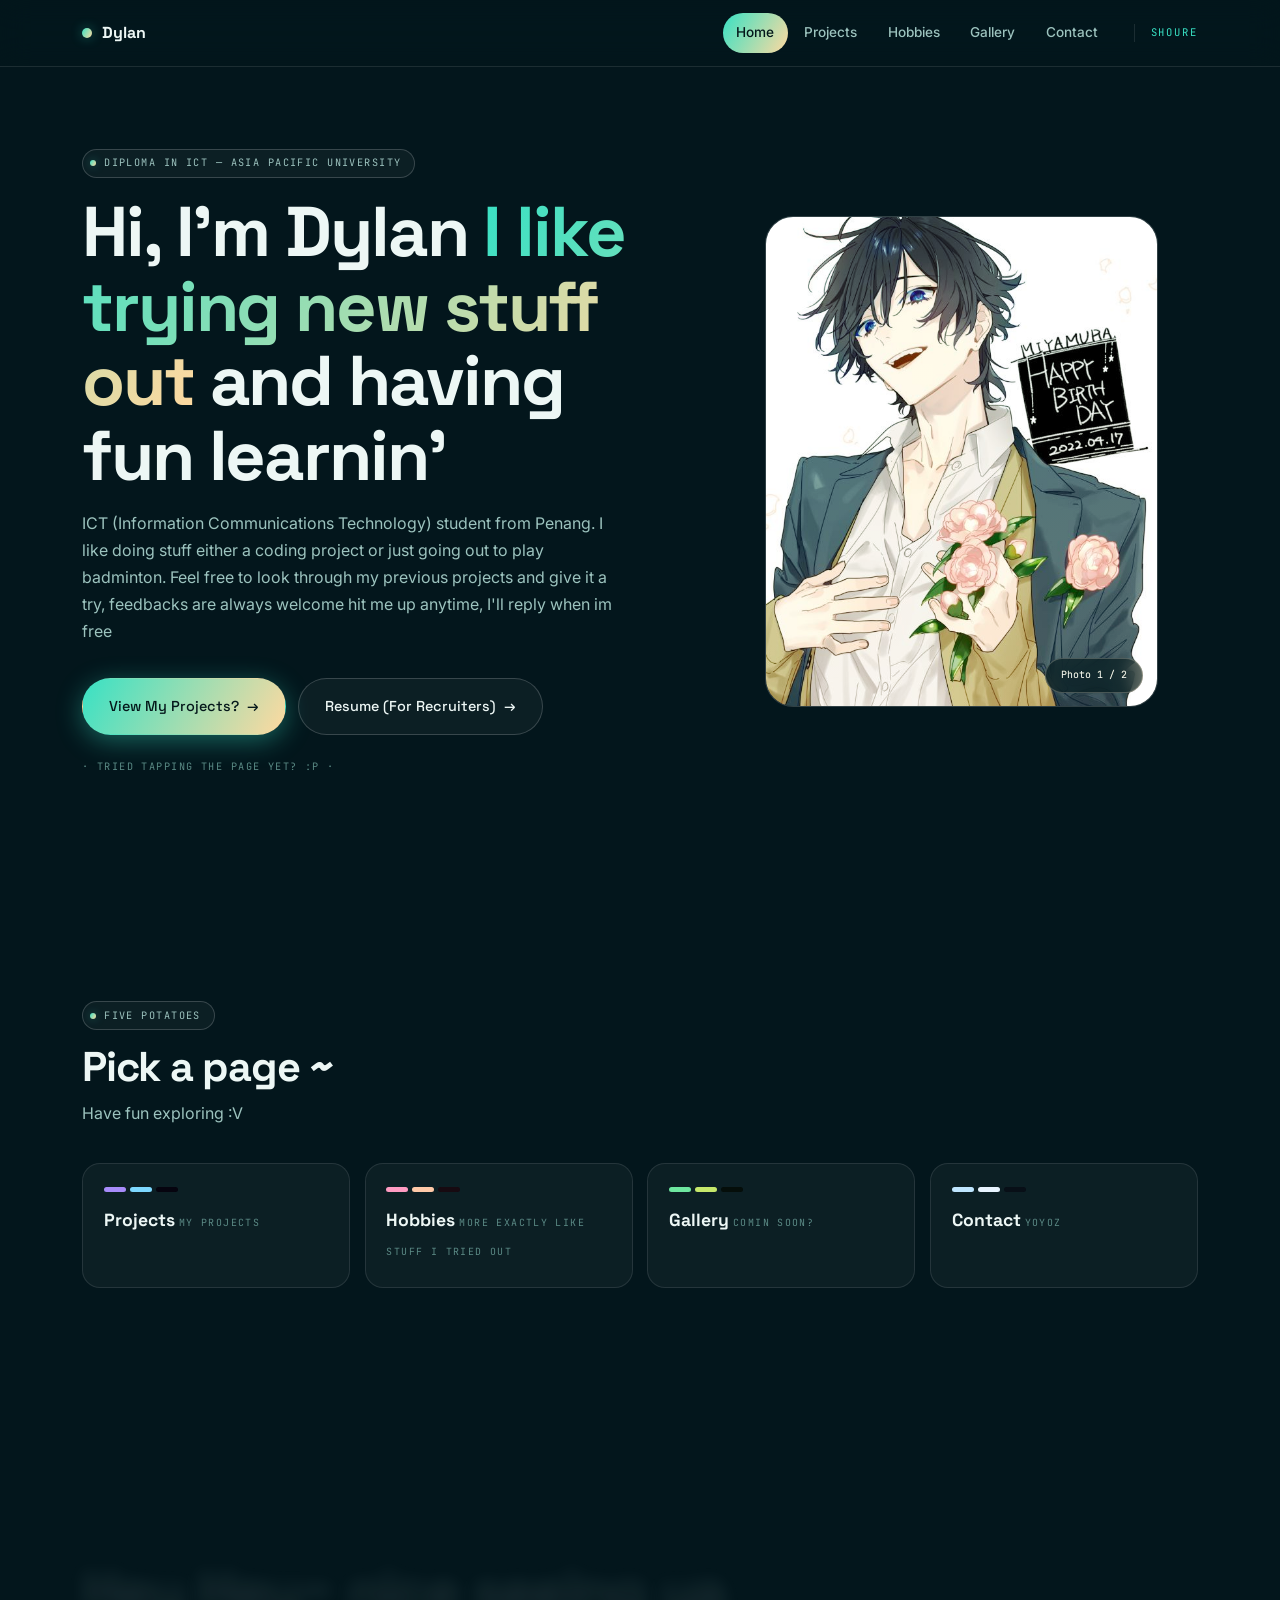
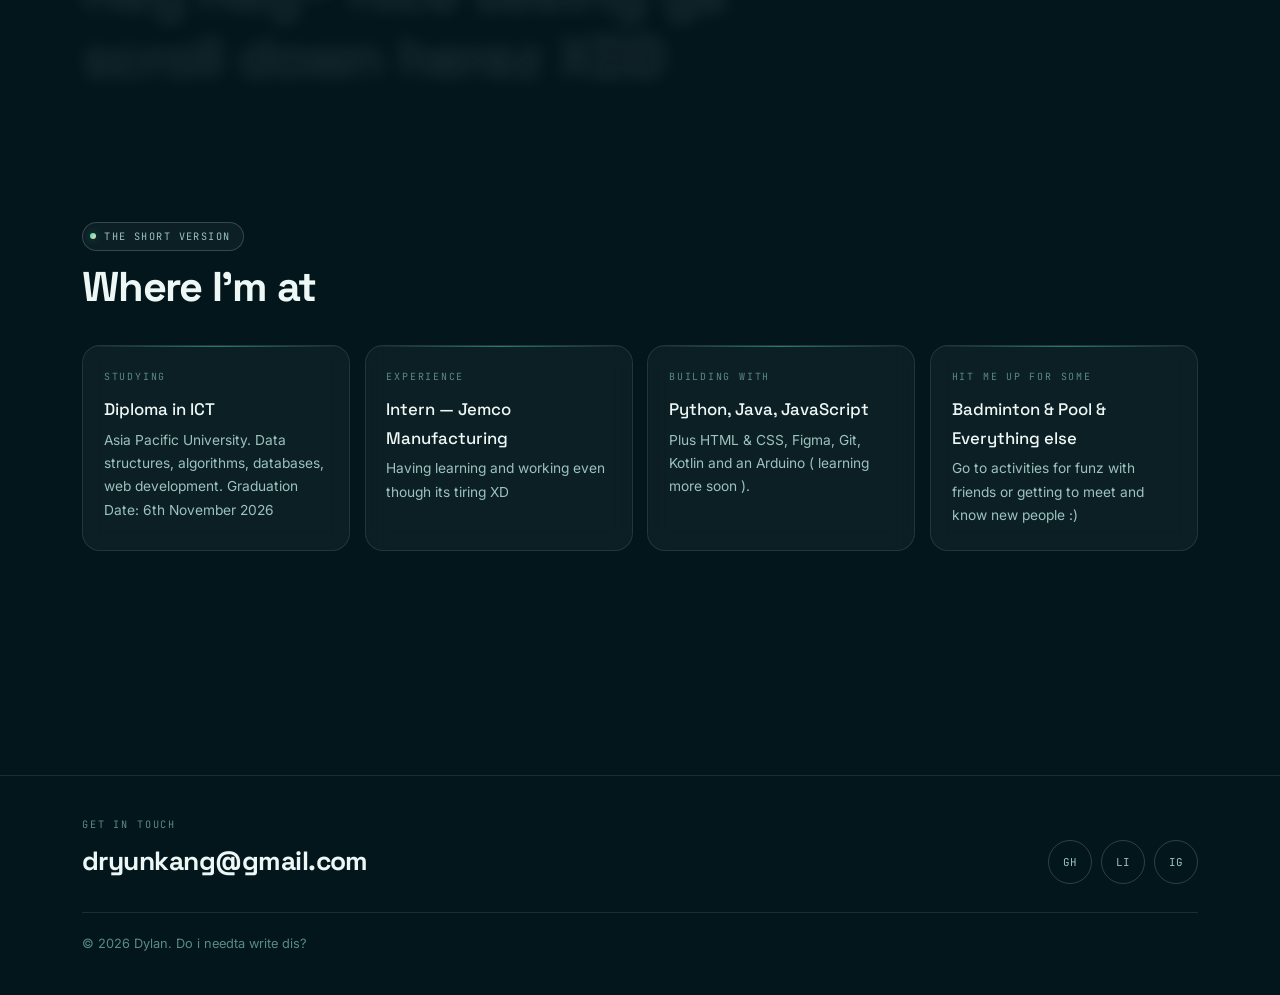
<file: index.html>
<!DOCTYPE html>
<html lang="en">
<head>
  <meta charset="UTF-8">
  <meta name="viewport" content="width=device-width, initial-scale=1.0">

  <title>Dylan — Potato Lord</title>
  <meta name="description" content="Welcome welcome">

  <link rel="preconnect" href="https://fonts.googleapis.com">
  <link rel="preconnect" href="https://fonts.gstatic.com" crossorigin>
  <link href="https://fonts.googleapis.com/css2?family=Space+Grotesk:wght@500;700&family=Inter:wght@400;500&family=JetBrains+Mono:wght@400;500&display=swap" rel="stylesheet">

  <link rel="stylesheet" href="css/style.css">
</head>

<body class="w-beach" data-scene="beach">

<a class="skip" href="#main">Skip to content</a>

<canvas class="scene" aria-hidden="true"></canvas>

<header class="top">
  <div class="wrap top-in">
    <a class="mark" href="index.html"><span class="mark-dot" aria-hidden="true"></span> Dylan</a>

    <button class="burger" aria-label="Menu" aria-expanded="false">
      <span></span><span></span><span></span>
    </button>

    <nav class="nav" aria-label="Main">
      <ul class="nav-list">
        <li><a class="nav-a" href="index.html" aria-current="page">Home</a></li>
        <li><a class="nav-a" href="projects.html">Projects</a></li>
        <li><a class="nav-a" href="hobbies.html">Hobbies</a></li>
        <li><a class="nav-a" href="gallery.html">Gallery</a></li>
        <li><a class="nav-a" href="contact.html">Contact</a></li>
      </ul>
    </nav>

    <p class="world">Shoure</p>
  </div>
</header>


<main id="main">

  <section class="hero">
    <div class="catch" aria-hidden="true"></div>

    <div class="wrap hero-in">
      <div class="hero-copy">
        <p class="eyebrow">Diploma in ICT — Asia Pacific University</p>

        <h1 class="h1">Hi, I'm Dylan <span class="glow">I like trying new stuff out</span> and having fun learnin'</h1>

        <p class="lede">
          ICT (Information Communications Technology) student from Penang. I like doing stuff either a coding
          project or just going out to play badminton. Feel free to look through my previous projects and give
          it a try, feedbacks are always welcome hit me up anytime, I'll reply when im free
        </p>

        <div class="hero-btns">
          <a class="btn btn-fill" href="projects.html">View My Projects? <span class="arw" aria-hidden="true">&#8594;</span></a>
          <a class="btn btn-line" href="assets/resume.pdf">Resume (For Recruiters) <span class="arw" aria-hidden="true">&#8594;</span></a>
        </div>

        <p class="hint">&middot; Tried tapping the page yet? :P &middot;</p>
      </div>

      <figure class="portrait">
        <img src="assets/Dylan1.jpg" alt="Portrait of Dylan" width="480" height="600">
        <button class="portrait-btn" type="button">Photo 1 / 2</button>
      </figure>
    </div>
  </section>


  <section class="section" aria-labelledby="places-h">
    <div class="wrap">
      <p class="eyebrow">Five Potatoes</p>
      <h2 class="h2" id="places-h">Pick a page ~</h2>
      <p class="lede">Have fun exploring :V</p>

      <div class="worlds rise" style="margin-top: 2.25rem;">

        <a class="world-card" data-magnet="5" href="projects.html">
          <span class="world-swatch" aria-hidden="true">
            <span style="background:#A78BFA"></span>
            <span style="background:#7DD8FF"></span>
            <span style="background:#06040F"></span>
          </span>
          <span class="world-name">Projects</span>
          <span class="world-sub">My projects </span>
        </a>

        <a class="world-card" data-magnet="5" href="hobbies.html">
          <span class="world-swatch" aria-hidden="true">
            <span style="background:#FF9BC2"></span>
            <span style="background:#FFC9A8"></span>
            <span style="background:#170A11"></span>
          </span>
          <span class="world-name">Hobbies</span>
          <span class="world-sub">More exactly like stuff i tried out </span>
        </a>

        <a class="world-card" data-magnet="5" href="gallery.html">
          <span class="world-swatch" aria-hidden="true">
            <span style="background:#6EE7A0"></span>
            <span style="background:#C6E86B"></span>
            <span style="background:#050E0A"></span>
          </span>
          <span class="world-name">Gallery</span>
          <span class="world-sub">Comin soon? </span>
        </a>

        <a class="world-card" data-magnet="5" href="contact.html">
          <span class="world-swatch" aria-hidden="true">
            <span style="background:#BFE6FF"></span>
            <span style="background:#E8F4FF"></span>
            <span style="background:#080F17"></span>
          </span>
          <span class="world-name">Contact</span>
          <span class="world-sub">YoYoz</span>
        </a>

      </div>
    </div>
  </section>


  <section class="section" style="padding-block: clamp(4rem, 12vw, 9rem);">
    <div class="wrap">
      <h2 class="focus-line" style="font-family: var(--display); font-weight: 700;
          font-size: clamp(1.9rem, 5.6vw, 3.6rem); line-height: 1.15;
          letter-spacing: -0.03em; max-width: 20ch;">
        Hey Hey~ nice seeing ya scroll down herez XDD
      </h2>
    </div>
  </section>


  <section class="section" style="padding-top: 0;" aria-labelledby="facts-h">
    <div class="wrap">
      <p class="eyebrow">The short version</p>
      <h2 class="h2" id="facts-h">Where I'm at</h2>

      <div class="facts rise" style="margin-top: 2.25rem;">

        <article class="card fact">
          <p class="fact-k">Studying</p>
          <p class="fact-v">Diploma in ICT </p>
          <p class="fact-s">Asia Pacific University. Data structures, algorithms, databases, web development. Graduation Date: 6th November 2026</p>
        </article>

        <article class="card fact">
          <p class="fact-k">Experience</p>
          <p class="fact-v">Intern — Jemco Manufacturing</p>
          <p class="fact-s">Having learning and working even though its tiring XD</p>
        </article>

        <article class="card fact">
          <p class="fact-k">Building with</p>
          <p class="fact-v">Python, Java, JavaScript</p>
          <p class="fact-s">Plus HTML &amp; CSS, Figma, Git, Kotlin and an Arduino ( learning more soon ).</p>
        </article>

        <article class="card fact">
          <p class="fact-k">Hit me up for some</p>
          <p class="fact-v">Badminton &amp; Pool &amp; Everything else</p>
          <p class="fact-s">Go to activities for funz with friends or getting to meet and know new people :)</p>
        </article>

      </div>
    </div>
  </section>

</main>


<footer class="foot">
  <div class="wrap foot-in">
    <div>
      <p class="foot-k">Get in touch</p>
      <a class="foot-mail" href="mailto:dryunkang@gmail.com">dryunkang@gmail.com</a>
    </div>

    <ul class="socials">
      <li><a class="social" data-magnet="7" href="https://github.com/DylanLim20" aria-label="GitHub" target="_blank" rel="noopener">GH</a></li>
      <li><a class="social" data-magnet="7" href="https://www.linkedin.com/in/ryun-kang-lim-a1902739a" aria-label="LinkedIn" target="_blank" rel="noopener">LI</a></li>
      <li><a class="social" data-magnet="7" href="https://www.instagram.com/potatodyl/" aria-label="Instagram" target="_blank" rel="noopener">IG</a></li>
    </ul>

    <p class="foot-note">© 2026 Dylan. Do i needta write dis? </p>
  </div>
</footer>

<script src="js/scenes.js"></script>
<script src="js/main.js"></script>
</body>
</html>
</file>
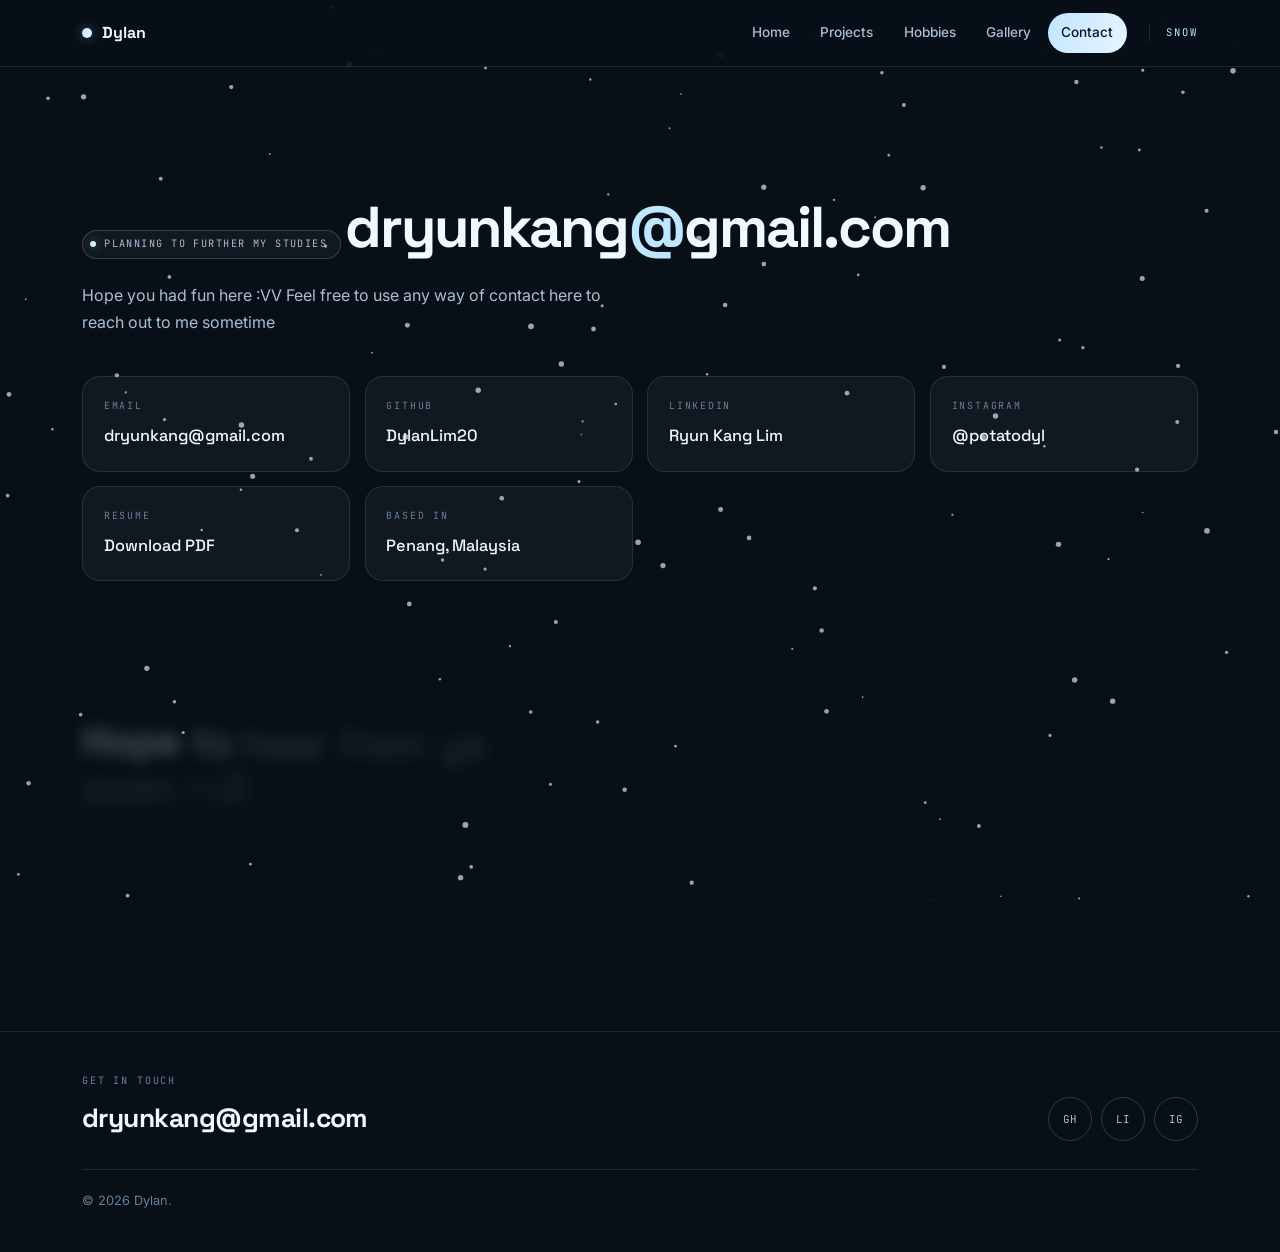
<file: contact.html>
<!DOCTYPE html>
<html lang="en">
<head>
  <meta charset="UTF-8">
  <meta name="viewport" content="width=device-width, initial-scale=1.0">

  <title>Contact — Dylan</title>
  <meta name="description" content="Email, GitHub, LinkedIn, Instagram and a resume.">

  <link rel="preconnect" href="https://fonts.googleapis.com">
  <link rel="preconnect" href="https://fonts.gstatic.com" crossorigin>
  <link href="https://fonts.googleapis.com/css2?family=Space+Grotesk:wght@500;700&family=Inter:wght@400;500&family=JetBrains+Mono:wght@400;500&display=swap" rel="stylesheet">

  <link rel="stylesheet" href="css/style.css">
</head>

<body class="w-snow" data-scene="snow">

<a class="skip" href="#main">Skip to content</a>
<canvas class="scene" aria-hidden="true"></canvas>

<header class="top">
  <div class="wrap top-in">
    <a class="mark" href="index.html"><span class="mark-dot" aria-hidden="true"></span> Dylan</a>

    <button class="burger" aria-label="Menu" aria-expanded="false">
      <span></span><span></span><span></span>
    </button>

    <nav class="nav" aria-label="Main">
      <ul class="nav-list">
        <li><a class="nav-a" href="index.html">Home</a></li>
        <li><a class="nav-a" href="projects.html">Projects</a></li>
        <li><a class="nav-a" href="hobbies.html">Hobbies</a></li>
        <li><a class="nav-a" href="gallery.html">Gallery</a></li>
        <li><a class="nav-a" href="contact.html" aria-current="page">Contact</a></li>
      </ul>
    </nav>

    <p class="world">Snow</p>
  </div>
</header>


<main id="main">

  <section class="section">
    <div class="wrap">
      <p class="eyebrow">planning to further my studies</p>
      <h1 class="sr">Contact</h1>

      <a class="mail-big" href="mailto:dryunkang@gmail.com">
        dryunkang<span class="at">@</span><wbr>gmail.com
      </a>

      <p class="lede" style="margin-top: 1.4rem;">
        Hope you had fun here :VV Feel free to use any way of contact here to reach out to me sometime
      </p>

      <div class="ways rise">
        <a class="way" href="mailto:dryunkang@gmail.com">
          <p class="way-k">Email</p>
          <p class="way-v">dryunkang@gmail.com</p>
        </a>

        <a class="way" href="https://github.com/DylanLim20" target="_blank" rel="noopener">
          <p class="way-k">GitHub</p>
          <p class="way-v">DylanLim20</p>
        </a>

        <a class="way" href="https://www.linkedin.com/in/ryun-kang-lim-a1902739a" target="_blank" rel="noopener">
          <p class="way-k">LinkedIn</p>
          <p class="way-v">Ryun Kang Lim</p>
        </a>

        <a class="way" href="https://www.instagram.com/potatodyl/" target="_blank" rel="noopener">
          <p class="way-k">Instagram</p>
          <p class="way-v">@potatodyl</p>
        </a>

        <a class="way" href="assets/resume.pdf">
          <p class="way-k">Resume</p>
          <p class="way-v">Download PDF</p>
        </a>

        <div class="way">
          <p class="way-k">Based in</p>
          <p class="way-v">Penang, Malaysia</p>
        </div>
      </div>

    </div>
  </section>


  <section class="section" style="padding-top: 0;">
    <div class="wrap">
      <h2 class="h2 focus-line" style="max-width: 18ch;">Hope to hear from ya soon >.0</h2>
    </div>
  </section>

</main>


<footer class="foot">
  <div class="wrap foot-in">
    <div>
      <p class="foot-k">Get in touch</p>
      <a class="foot-mail" href="mailto:dryunkang@gmail.com">dryunkang@gmail.com</a>
    </div>
    <ul class="socials">
      <li><a class="social" data-magnet="7" href="https://github.com/DylanLim20" aria-label="GitHub" target="_blank" rel="noopener">GH</a></li>
      <li><a class="social" data-magnet="7" href="https://www.linkedin.com/in/ryun-kang-lim-a1902739a" aria-label="LinkedIn" target="_blank" rel="noopener">LI</a></li>
      <li><a class="social" data-magnet="7" href="https://www.instagram.com/potatodyl/" aria-label="Instagram" target="_blank" rel="noopener">IG</a></li>
    </ul>
    <p class="foot-note">© 2026 Dylan.</p>
  </div>
</footer>

<script src="js/scenes.js"></script>
<script src="js/main.js"></script>
</body>
</html>
</file>
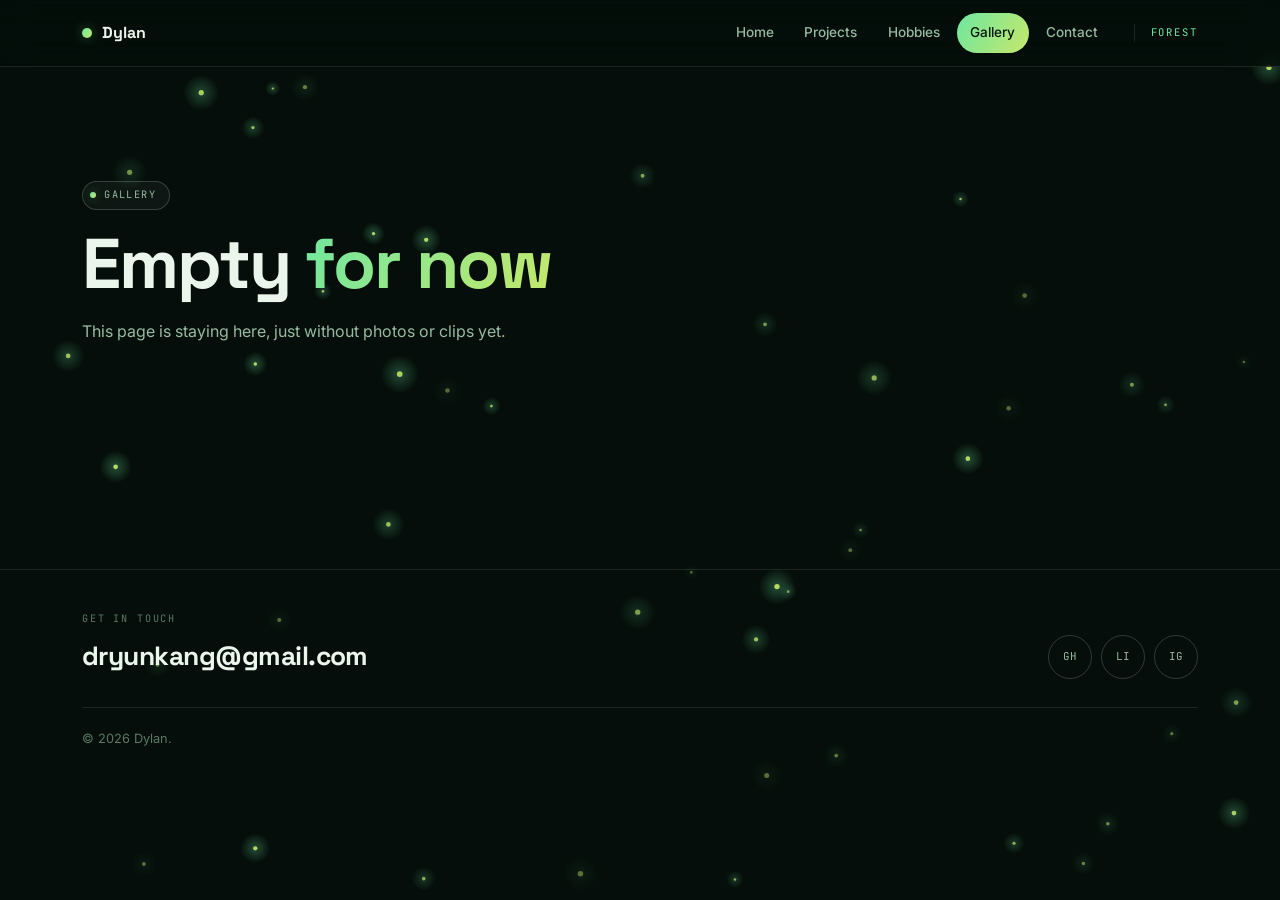
<file: gallery.html>
<!DOCTYPE html>
<html lang="en">
<head>
  <meta charset="UTF-8">
  <meta name="viewport" content="width=device-width, initial-scale=1.0">

  <title>Gallery — Dylan</title>
  <meta name="description" content="Dylan's gallery page, kept empty for now.">

  <link rel="preconnect" href="https://fonts.googleapis.com">
  <link rel="preconnect" href="https://fonts.gstatic.com" crossorigin>
  <link href="https://fonts.googleapis.com/css2?family=Space+Grotesk:wght@500;700&family=Inter:wght@400;500&family=JetBrains+Mono:wght@400;500&display=swap" rel="stylesheet">

  <link rel="stylesheet" href="css/style.css">
</head>

<body class="w-forest" data-scene="forest">

<a class="skip" href="#main">Skip to content</a>
<canvas class="scene" aria-hidden="true"></canvas>

<header class="top">
  <div class="wrap top-in">
    <a class="mark" href="index.html"><span class="mark-dot" aria-hidden="true"></span> Dylan</a>

    <button class="burger" aria-label="Menu" aria-expanded="false">
      <span></span><span></span><span></span>
    </button>

    <nav class="nav" aria-label="Main">
      <ul class="nav-list">
        <li><a class="nav-a" href="index.html">Home</a></li>
        <li><a class="nav-a" href="projects.html">Projects</a></li>
        <li><a class="nav-a" href="hobbies.html">Hobbies</a></li>
        <li><a class="nav-a" href="gallery.html" aria-current="page">Gallery</a></li>
        <li><a class="nav-a" href="contact.html">Contact</a></li>
      </ul>
    </nav>

    <p class="world">Forest</p>
  </div>
</header>


<main id="main">

  <section class="section">
    <div class="wrap">
      <p class="eyebrow">Gallery</p>
      <h1 class="h1">Empty <span class="glow">for now</span></h1>
      <p class="lede">
        This page is staying here, just without photos or clips yet.
      </p>
    </div>
  </section>

</main>


<footer class="foot">
  <div class="wrap foot-in">
    <div>
      <p class="foot-k">Get in touch</p>
      <a class="foot-mail" href="mailto:dryunkang@gmail.com">dryunkang@gmail.com</a>
    </div>
    <ul class="socials">
      <li><a class="social" data-magnet="7" href="https://github.com/DylanLim20" aria-label="GitHub" target="_blank" rel="noopener">GH</a></li>
      <li><a class="social" data-magnet="7" href="https://www.linkedin.com/in/ryun-kang-lim-a1902739a" aria-label="LinkedIn" target="_blank" rel="noopener">LI</a></li>
      <li><a class="social" data-magnet="7" href="https://www.instagram.com/potatodyl/" aria-label="Instagram" target="_blank" rel="noopener">IG</a></li>
    </ul>
    <p class="foot-note">© 2026 Dylan.</p>
  </div>
</footer>

<script src="js/scenes.js"></script>
<script src="js/main.js"></script>
</body>
</html>
</file>
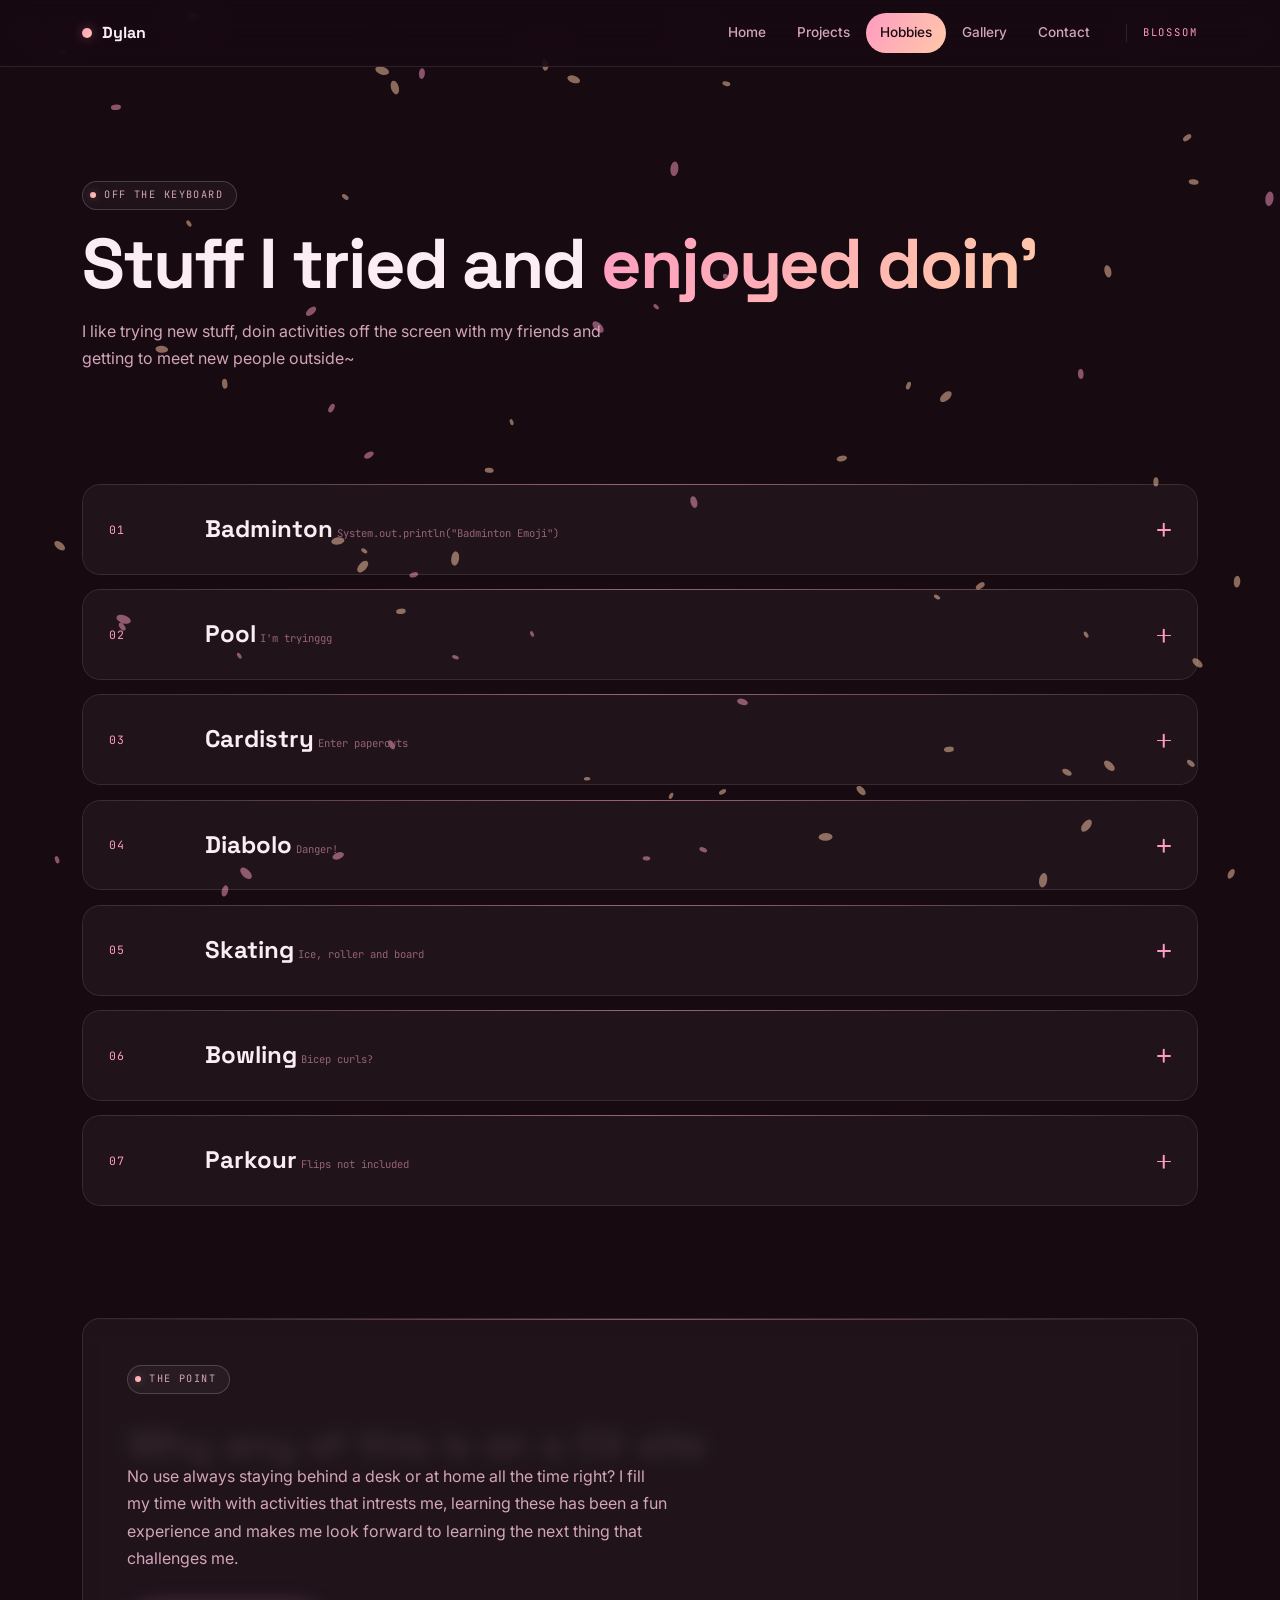
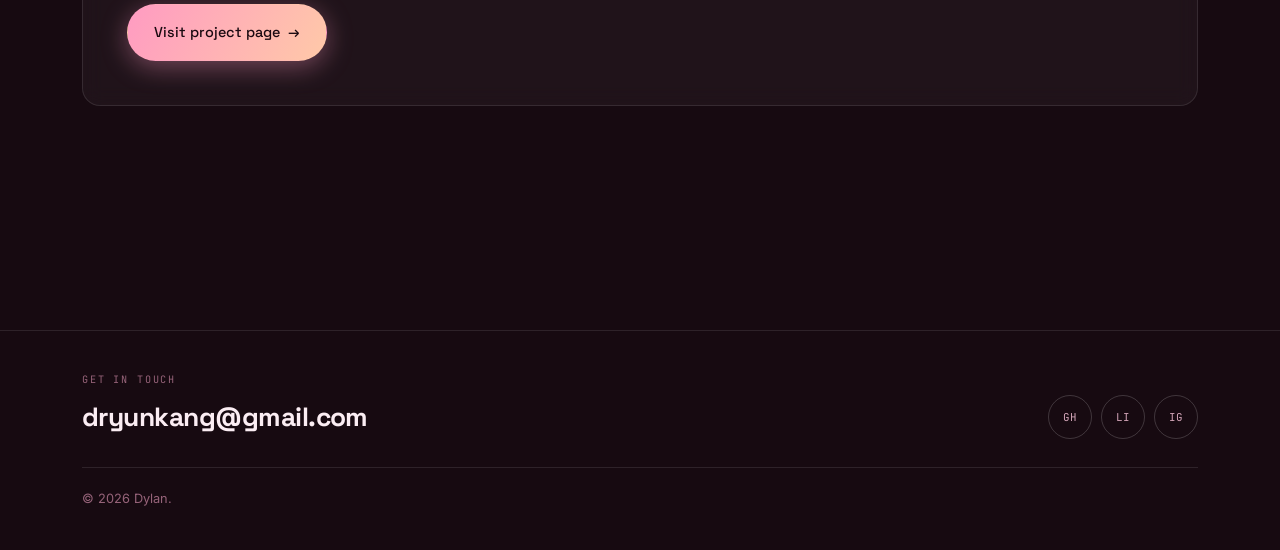
<file: hobbies.html>
<!DOCTYPE html>
<html lang="en">
<head>
  <meta charset="UTF-8">
  <meta name="viewport" content="width=device-width, initial-scale=1.0">

  <title>Hobbies — Dylan</title>
  <meta name="description" content="Badminton, pool, cardistry, diabolo and the rest of it.">

  <link rel="preconnect" href="https://fonts.googleapis.com">
  <link rel="preconnect" href="https://fonts.gstatic.com" crossorigin>
  <link href="https://fonts.googleapis.com/css2?family=Space+Grotesk:wght@500;700&family=Inter:wght@400;500&family=JetBrains+Mono:wght@400;500&display=swap" rel="stylesheet">

  <link rel="stylesheet" href="css/style.css">
</head>

<body class="w-blossom" data-scene="blossom">

<a class="skip" href="#main">Skip to content</a>
<canvas class="scene" aria-hidden="true"></canvas>

<header class="top">
  <div class="wrap top-in">
    <a class="mark" href="index.html"><span class="mark-dot" aria-hidden="true"></span> Dylan</a>

    <button class="burger" aria-label="Menu" aria-expanded="false">
      <span></span><span></span><span></span>
    </button>

    <nav class="nav" aria-label="Main">
      <ul class="nav-list">
        <li><a class="nav-a" href="index.html">Home</a></li>
        <li><a class="nav-a" href="projects.html">Projects</a></li>
        <li><a class="nav-a" href="hobbies.html" aria-current="page">Hobbies</a></li>
        <li><a class="nav-a" href="gallery.html">Gallery</a></li>
        <li><a class="nav-a" href="contact.html">Contact</a></li>
      </ul>
    </nav>

    <p class="world">Blossom</p>
  </div>
</header>


<main id="main">

  <section class="section" style="padding-bottom: 0;">
    <div class="wrap">
      <p class="eyebrow">Off the keyboard</p>
      <h1 class="h1"> Stuff I tried and<span class="glow">  enjoyed doin'</span></h1>
      <p class="lede">
        I like trying new stuff, doin activities off the screen with my friends and getting to meet new people outside~
      </p>
    </div>
  </section>


  <section class="section" aria-labelledby="things-h">
    <div class="wrap">
      <h2 class="sr" id="things-h">The six</h2>

      <div class="things rise">

        <div class="card" style="padding: 0; border: 0; background: none; backdrop-filter: none;">
          <button class="thing" type="button" aria-expanded="false" aria-controls="t1">
            <span class="thing-no">01</span>
            <span class="thing-text">
              <span class="thing-name">Badminton</span>
              <span class="thing-when">System.out.println("Badminton Emoji")</span>
            </span>
            <span class="thing-mark" aria-hidden="true"></span>
          </button>
          <div class="thing-more" id="t1">
            <div class="thing-more-in">
              <p>
                Always end up with a stomache laughing while playing badminton with friends. One of my fav group activities to participate in XD
              </p>
            </div>
          </div>
        </div>

        <div class="card" style="padding: 0; border: 0; background: none; backdrop-filter: none;">
          <button class="thing" type="button" aria-expanded="false" aria-controls="t2">
            <span class="thing-no">02</span>
            <span class="thing-text">
              <span class="thing-name">Pool</span>
              <span class="thing-when">I'm tryinggg</span>
            </span>
            <span class="thing-mark" aria-hidden="true"></span>
          </button>
          <div class="thing-more" id="t2">
            <div class="thing-more-in">
              <p>
                A game about where the cue ball stops, not where the object
                ball goes — everyone learns that in the wrong order.
                <br><br>
                But me? I hit and hope it goes in [10% skill : 90% luck]
                <br>
                Fun to laugh when easy shots miss and hard shots somehow goes in
              </p>

            </div>
          </div>
        </div>

        <div class="card" style="padding: 0; border: 0; background: none; backdrop-filter: none;">
          <button class="thing" type="button" aria-expanded="false" aria-controls="t3">
            <span class="thing-no">03</span>
            <span class="thing-text">
              <span class="thing-name">Cardistry</span>
              <span class="thing-when">Enter papercuts</span>
            </span>
            <span class="thing-mark" aria-hidden="true"></span>
          </button>
          <div class="thing-more" id="t3">
            <div class="thing-more-in">
              <p>
                Something to keep my hands busy while I read, one handed cardistry is fun while readin. Two handed Cardistry is cool and nice.
                Three handed cardistry... wait I don't have 3 hands aw man.
              </p>
            </div>
          </div>
        </div>

        <div class="card" style="padding: 0; border: 0; background: none; backdrop-filter: none;">
          <button class="thing" type="button" aria-expanded="false" aria-controls="t4">
            <span class="thing-no">04</span>
            <span class="thing-text">
              <span class="thing-name">Diabolo</span>
              <span class="thing-when">Danger! </span>
            </span>
            <span class="thing-mark" aria-hidden="true"></span>
          </button>
          <div class="thing-more" id="t4">
            <div class="thing-more-in">
              <p>
                Chinese Yo-yo, learnt from a coach for a year but classes moved to somewhere else so just the basic tricks ik :V (no glass has been broken yet, there
                were some close calls yes but nothing broke yet)
              </p>
            </div>
          </div>
        </div>

        <div class="card" style="padding: 0; border: 0; background: none; backdrop-filter: none;">
          <button class="thing" type="button" aria-expanded="false" aria-controls="t5">
            <span class="thing-no">05</span>
            <span class="thing-text">
              <span class="thing-name">Skating</span>
              <span class="thing-when">Ice, roller and board</span>
            </span>
            <span class="thing-mark" aria-hidden="true"></span>
          </button>
          <div class="thing-more" id="t5">
            <div class="thing-more-in">
              <p>
                Ice skating, rollerblading, rollerskating, skateboarding are all fun, but out of these 4 my favouite would be skateboarding.
                Crusing around, skating on 4 wheels is a way for me to relieve some stress.
                <br><br>
                Still finding the brakes on this thing hmmm...
              </p>
            </div>
          </div>
        </div>

        <div class="card" style="padding: 0; border: 0; background: none; backdrop-filter: none;">
          <button class="thing" type="button" aria-expanded="false" aria-controls="t6">
            <span class="thing-no">06</span>
            <span class="thing-text">
              <span class="thing-name">Bowling</span>
              <span class="thing-when">Bicep curls?</span>
            </span>
            <span class="thing-mark" aria-hidden="true"></span>
          </button>
          <div class="thing-more" id="t6">
            <div class="thing-more-in">
              <p>
                Let it roll, let it roll~ Forearms sore after letting it roll~~
              </p>
            </div>
          </div>
        </div>

        <div class="card" style="padding: 0; border: 0; background: none; backdrop-filter: none;">
          <button class="thing" type="button" aria-expanded="false" aria-controls="t7">
            <span class="thing-no">07</span>
            <span class="thing-text">
              <span class="thing-name">Parkour</span>
              <span class="thing-when">Flips not included</span>
            </span>
            <span class="thing-mark" aria-hidden="true"></span>
          </button>
          <div class="thing-more" id="t7">
            <div class="thing-more-in">
              <p>
                No flips but go boing boing up over stuff and up stuff. Good way of keeping my legs from rusting.
              </p>
            </div>
          </div>
        </div>

      </div>
    </div>
  </section>


  <section class="section" style="padding-top: 0;" aria-labelledby="why-h">
    <div class="wrap">
      <div class="card rise" style="padding: clamp(1.6rem, 5vw, 2.75rem);">
        <p class="eyebrow">The point</p>
        <h2 class="h2 focus-line" id="why-h">Why any of this is on a CV site</h2>
        <p class="lede">
          No use always staying behind a desk or at home all the time right? I fill my time with with activities that intrests me,
          learning these has been a fun experience and makes me look forward to learning the next thing that challenges me.
        </p>
        <div class="hero-btns">
          <a class="btn btn-fill" href="projects.html">Visit project page <span class="arw" aria-hidden="true">&#8594;</span></a>
        </div>
      </div>
    </div>
  </section>

</main>


<footer class="foot">
  <div class="wrap foot-in">
    <div>
      <p class="foot-k">Get in touch</p>
      <a class="foot-mail" href="mailto:dryunkang@gmail.com">dryunkang@gmail.com</a>
    </div>
    <ul class="socials">
      <li><a class="social" data-magnet="7" href="https://github.com/DylanLim20" aria-label="GitHub" target="_blank" rel="noopener">GH</a></li>
      <li><a class="social" data-magnet="7" href="https://www.linkedin.com/in/ryun-kang-lim-a1902739a" aria-label="LinkedIn" target="_blank" rel="noopener">LI</a></li>
      <li><a class="social" data-magnet="7" href="https://www.instagram.com/potatodyl/" aria-label="Instagram" target="_blank" rel="noopener">IG</a></li>
    </ul>
    <p class="foot-note">© 2026 Dylan.</p>
  </div>
</footer>

<script src="js/scenes.js"></script>
<script src="js/main.js"></script>
</body>
</html>
</file>
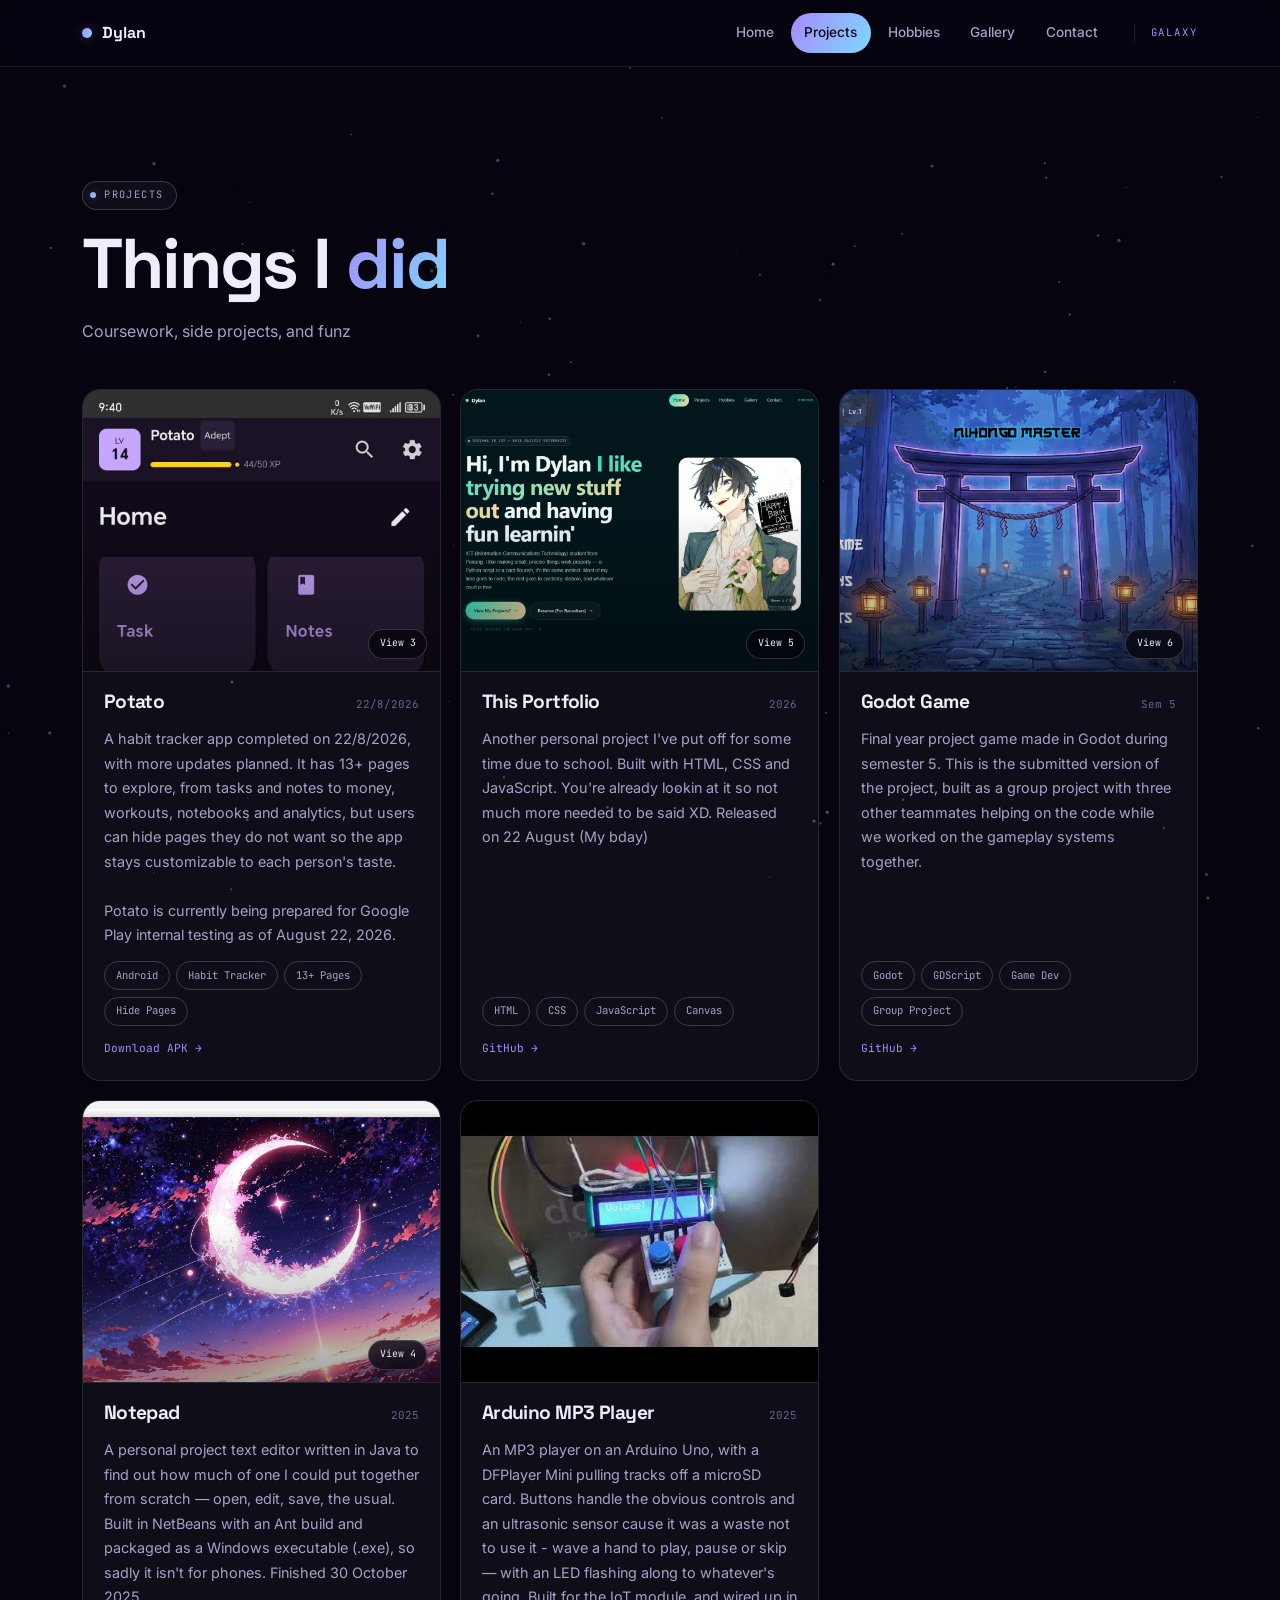
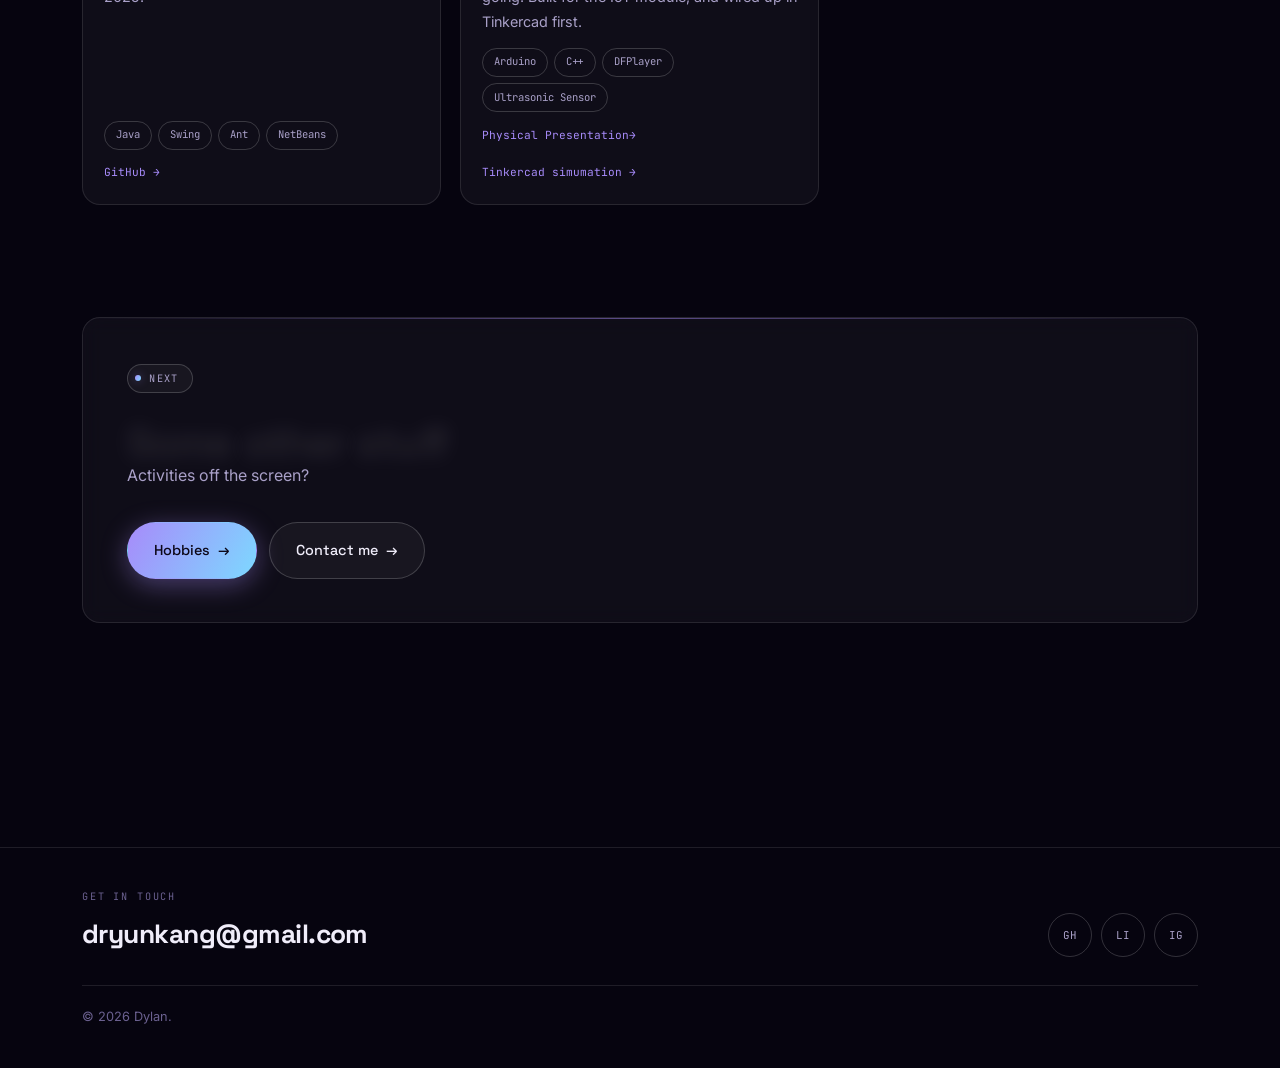
<file: projects.html>
<!DOCTYPE html>
<html lang="en">
<head>
  <meta charset="UTF-8">
  <meta name="viewport" content="width=device-width, initial-scale=1.0">

  <title>Projects — Dylan</title>
  <meta name="description" content="Habit tracker, portfolio, Godot, Java, and Arduino projects by Dylan.">

  <link rel="preconnect" href="https://fonts.googleapis.com">
  <link rel="preconnect" href="https://fonts.gstatic.com" crossorigin>
  <link href="https://fonts.googleapis.com/css2?family=Space+Grotesk:wght@500;700&family=Inter:wght@400;500&family=JetBrains+Mono:wght@400;500&display=swap" rel="stylesheet">

  <link rel="stylesheet" href="css/style.css">
</head>

<body class="w-galaxy projects-page" data-scene="galaxy">

<a class="skip" href="#main">Skip to content</a>
<canvas class="scene" aria-hidden="true"></canvas>

<header class="top">
  <div class="wrap top-in">
    <a class="mark" href="index.html"><span class="mark-dot" aria-hidden="true"></span> Dylan</a>

    <button class="burger" aria-label="Menu" aria-expanded="false">
      <span></span><span></span><span></span>
    </button>

    <nav class="nav" aria-label="Main">
      <ul class="nav-list">
        <li><a class="nav-a" href="index.html">Home</a></li>
        <li><a class="nav-a" href="projects.html" aria-current="page">Projects</a></li>
        <li><a class="nav-a" href="hobbies.html">Hobbies</a></li>
        <li><a class="nav-a" href="gallery.html">Gallery</a></li>
        <li><a class="nav-a" href="contact.html">Contact</a></li>
      </ul>
    </nav>

    <p class="world">Galaxy</p>
  </div>
</header>


<main id="main">

  <section class="section">
    <div class="wrap">
      <p class="eyebrow">Projects</p>
      <h1 class="h1">Things I <span class="glow">did</span></h1>
      <p class="lede">
        Coursework, side projects, and funz
      </p>

      <div class="works rise" style="margin-top: 2.75rem;">

        <article class="work">
          <div class="work-in">
            <button class="work-shot gallery-trigger" type="button"
              data-gallery-title="Potato"
              data-gallery-images="assets/potato-home.png|assets/potato-notebooks.png|assets/potato-overview.png"
              data-gallery-labels="Home and page shortcuts|Notebook page|Overview analytics"
              aria-label="Open Potato habit tracker screenshots">
              <img src="assets/potato-home.png" alt="Potato habit tracker home screen" loading="lazy">
              <span class="shot-badge">View 3</span>
            </button>
            <div class="work-body">
              <div class="work-top">
                <h2 class="work-name">Potato</h2>
                <span class="work-year">22/8/2026</span>
              </div>
              <p class="work-text">
                A habit tracker app completed on 22/8/2026, with more updates planned. It has 13+ pages to explore, from tasks and notes to money, workouts, notebooks and analytics, but users can hide pages they do not want so the app stays customizable to each person's taste.
                <br><br>
                Potato is currently being prepared for Google Play internal testing as of August 22, 2026.
              </p>
              <ul class="tags">
                <li class="tag">Android</li><li class="tag">Habit Tracker</li>
                <li class="tag">13+ Pages</li><li class="tag">Hide Pages</li>
              </ul>
              <div class="work-links">
                <a class="work-link" href="https://drive.google.com/file/d/1qef8YvTOlqY6pHI1HsnVn2g0AxUBZRIC/view?usp=sharing" target="_blank" rel="noopener">Download APK <span class="arw" aria-hidden="true">&#8594;</span></a>
              </div>
            </div>
          </div>
        </article>

        <article class="work">
          <div class="work-in">
            <button class="work-shot gallery-trigger" type="button"
              data-gallery-title="This Portfolio"
              data-gallery-images="assets/portfolio-home.png|assets/portfolio-projects-view.png|assets/portfolio-hobbies.png|assets/portfolio-gallery.png|assets/portfolio-contact.png"
              data-gallery-labels="Home page|Projects page|Hobbies page|Gallery page|Contact page"
              aria-label="Open portfolio screenshots">
              <img src="assets/portfolio-home.png" alt="Screenshot of Dylan's portfolio home page" loading="lazy">
              <span class="shot-badge">View 5</span>
            </button>
            <div class="work-body">
              <div class="work-top">
                <h2 class="work-name">This Portfolio</h2>
                <span class="work-year">2026</span>
              </div>
              <p class="work-text">
                Another personal project I've put off for some time due to school. Built with HTML, CSS and JavaScript. You're already lookin at it so not much more needed to be said XD. Released on 22 August (My bday)
              </p>
              <ul class="tags">
                <li class="tag">HTML</li><li class="tag">CSS</li>
                <li class="tag">JavaScript</li><li class="tag">Canvas</li>
              </ul>
              <div class="work-links">
                <a class="work-link" href="#" target="_blank" rel="noopener">GitHub <span class="arw" aria-hidden="true">&#8594;</span></a>
              </div>
            </div>
          </div>
        </article>

        <article class="work">
          <div class="work-in">
            <button class="work-shot gallery-trigger" type="button"
              data-gallery-title="Godot Game"
              data-gallery-images="assets/godot-menu.png|assets/godot-battle.png|assets/godot-character-gallery.png|assets/godot-memory-game.png|assets/godot-level-complete.png|assets/godot-level-select.png"
              data-gallery-labels="Main menu|Battle quiz|Character gallery|Memory game|Level complete|Level select"
              aria-label="Open Godot game screenshots">
              <img src="assets/godot-menu.png" alt="Godot game main menu screenshot" loading="lazy">
              <span class="shot-badge">View 6</span>
            </button>
            <div class="work-body">
              <div class="work-top">
                <h2 class="work-name">Godot Game</h2>
                <span class="work-year">Sem 5</span>
              </div>
              <p class="work-text">
                Final year project game made in Godot during semester 5. This is the submitted version of the project, built as a group project with three other teammates helping on the code while we worked on the gameplay systems together.
              </p>
              <ul class="tags">
                <li class="tag">Godot</li><li class="tag">GDScript</li>
                <li class="tag">Game Dev</li><li class="tag">Group Project</li>
              </ul>
              <div class="work-links">
                <a class="work-link" href="https://github.com/DylanLim20/FYP-Done-" target="_blank" rel="noopener">GitHub <span class="arw" aria-hidden="true">&#8594;</span></a>
              </div>
            </div>
          </div>
        </article>

        <article class="work">
          <div class="work-in">
            <button class="work-shot gallery-trigger" type="button"
              data-gallery-title="Notepad"
              data-gallery-images="assets/notepad-background.png|assets/notepad-empty.png|assets/notepad-colour-picker.png|assets/notepad-file-menu.png"
              data-gallery-labels="Background picker|Blank editor|Colour picker|File menu"
              aria-label="Open Notepad screenshots">
              <img src="assets/notepad-background.png" alt="Dylan's Potato Notepad showing the background menu" loading="lazy">
              <span class="shot-badge">View 4</span>
            </button>
            <div class="work-body">
              <div class="work-top">
                <h2 class="work-name">Notepad</h2>
                <span class="work-year">2025</span>
              </div>
              <p class="work-text">
                A personal project text editor written in Java to find out how much of one I
                could put together from scratch — open, edit, save, the
                usual. Built in NetBeans with an Ant build and packaged as a
                Windows executable (.exe), so sadly it isn't for phones. Finished 30 October 2025.
              </p>
              <ul class="tags">
                <li class="tag">Java</li><li class="tag">Swing</li>
                <li class="tag">Ant</li><li class="tag">NetBeans</li>
              </ul>
              <div class="work-links">
                <a class="work-link" href="https://github.com/DylanLim20/Notepad" target="_blank" rel="noopener">GitHub <span class="arw" aria-hidden="true">&#8594;</span></a>
              </div>
            </div>
          </div>
        </article>

        <article class="work">
          <div class="work-in">
            <div class="work-shot">
              <img src="assets/arduino-mp3-player.jpg"
                   alt="The Arduino MP3 player on a breadboard" loading="lazy">
            </div>
            <div class="work-body">
              <div class="work-top">
                <h2 class="work-name">Arduino MP3 Player</h2>
                <span class="work-year">2025</span>
              </div>
              <p class="work-text">
                An MP3 player on an Arduino Uno, with a DFPlayer Mini pulling
                tracks off a microSD card. Buttons handle the obvious
                controls and an ultrasonic sensor cause it was a waste not to use it - wave a
                hand to play, pause or skip — with an LED flashing along to
                whatever's going. Built for the IoT module, and wired up in
                Tinkercad first.
              </p>
              <ul class="tags">
                <li class="tag">Arduino</li><li class="tag">C++</li>
                <li class="tag">DFPlayer</li><li class="tag">Ultrasonic Sensor</li>
              </ul>
              <div class="work-links">
                <a class="work-link" href="https://youtu.be/p075roPKLVo" target="_blank" rel="noopener">Physical Presentation<span class="arw" aria-hidden="true">&#8594;</span></a>
                <a class="work-link" href="https://youtu.be/Ldol8eW05cQ" target="_blank" rel="noopener">Tinkercad simumation <span class="arw" aria-hidden="true">&#8594;</span></a>
              </div>
            </div>
          </div>
        </article>

      </div>
    </div>
  </section>

  <section class="section" style="padding-top: 0;" aria-labelledby="next-h">
    <div class="wrap">
      <div class="card rise" style="padding: clamp(1.6rem, 5vw, 2.75rem);">
        <p class="eyebrow">Next</p>
        <h2 class="h2 focus-line" id="next-h">Some other stuff</h2>
        <p class="lede">
           Activities off the screen?
        </p>
        <div class="hero-btns">
          <a class="btn btn-fill" href="hobbies.html">Hobbies <span class="arw" aria-hidden="true">&#8594;</span></a>
          <a class="btn btn-line" href="contact.html">Contact me <span class="arw" aria-hidden="true">&#8594;</span></a>
        </div>
      </div>
    </div>
  </section>

</main>


<footer class="foot">
  <div class="wrap foot-in">
    <div>
      <p class="foot-k">Get in touch</p>
      <a class="foot-mail" href="mailto:dryunkang@gmail.com">dryunkang@gmail.com</a>
    </div>
    <ul class="socials">
      <li><a class="social" data-magnet="7" href="https://github.com/DylanLim20" aria-label="GitHub" target="_blank" rel="noopener">GH</a></li>
      <li><a class="social" data-magnet="7" href="https://www.linkedin.com/in/ryun-kang-lim-a1902739a" aria-label="LinkedIn" target="_blank" rel="noopener">LI</a></li>
      <li><a class="social" data-magnet="7" href="https://www.instagram.com/potatodyl/" aria-label="Instagram" target="_blank" rel="noopener">IG</a></li>
    </ul>
    <p class="foot-note">© 2026 Dylan.</p>
  </div>
</footer>

<script src="js/scenes.js"></script>
<script src="js/main.js"></script>
</body>
</html>
</file>
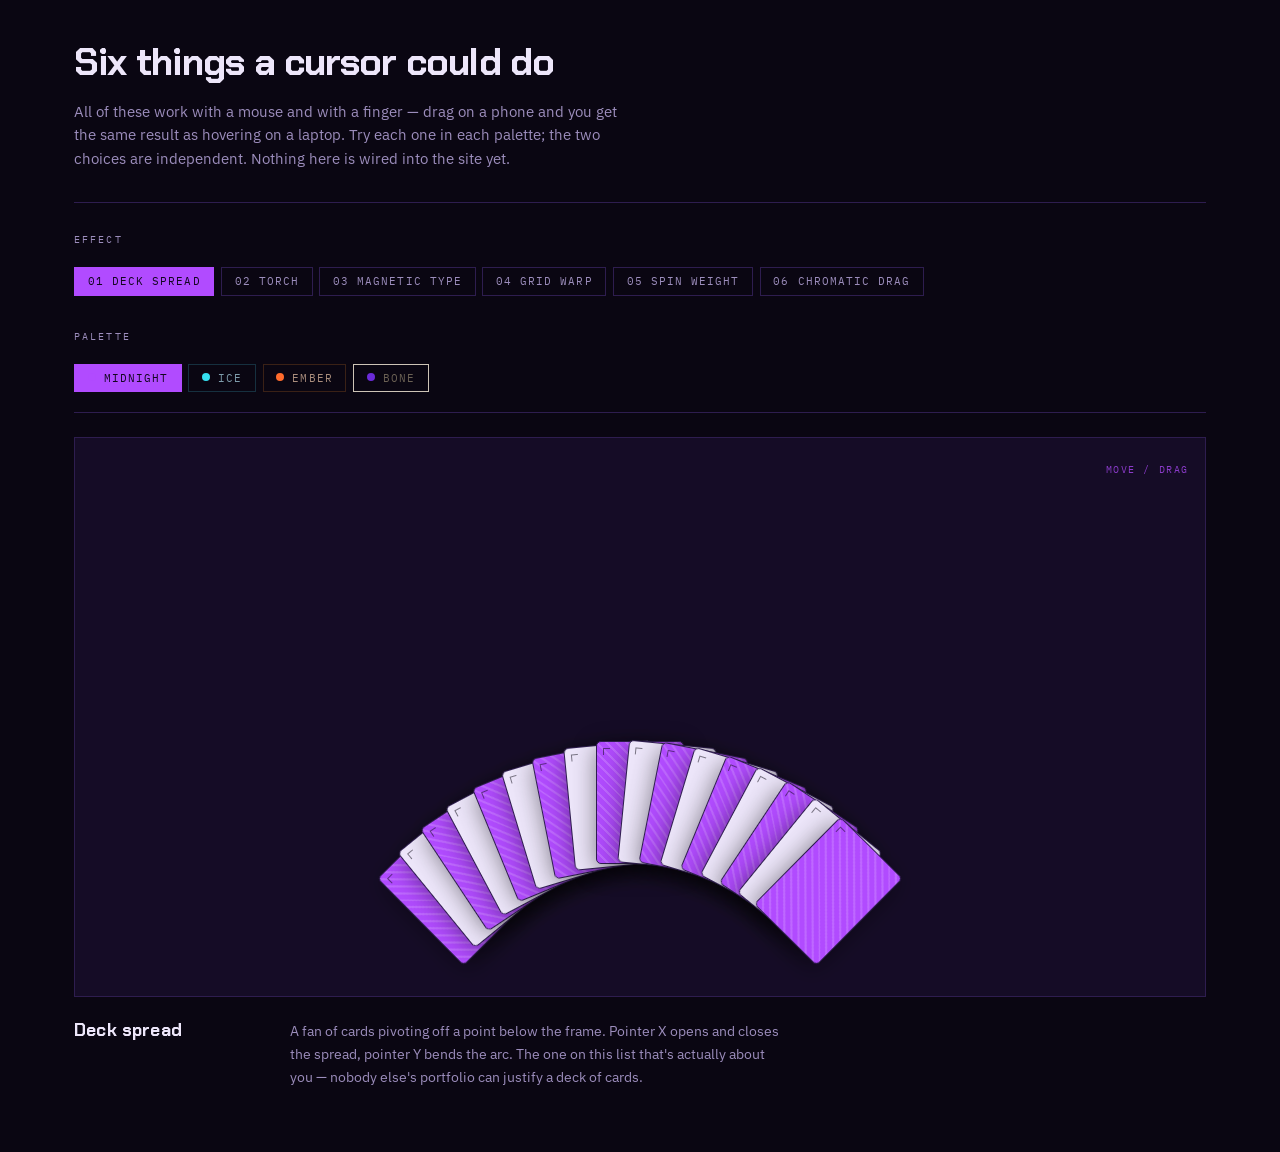
<file: sandbox/effects.html>
<!DOCTYPE html>
<html lang="en">
<head>
<meta charset="UTF-8">
<meta name="viewport" content="width=device-width, initial-scale=1.0">
<title>Effects sandbox — Dylan</title>

<link rel="preconnect" href="https://fonts.googleapis.com">
<link rel="preconnect" href="https://fonts.gstatic.com" crossorigin>
<link href="https://fonts.googleapis.com/css2?family=Chakra+Petch:wght@500;600;700&family=IBM+Plex+Mono:wght@400;500&family=IBM+Plex+Sans:wght@400;500&display=swap" rel="stylesheet">

<style>
[data-palette="midnight"] {          --bg: #0A0612;  --panel: #150C26;  --ink: #EDE6FA;
  --muted: #9C8DBC;  --line: #2E1D4F;
  --accent: #B14BFF;  --accent-2: #6E2BFF;  --on-accent: #12061F;
}

[data-palette="ice"] {               --bg: #04070E;  --panel: #0B1520;  --ink: #E4F4FA;
  --muted: #7E9CAB;  --line: #16303F;
  --accent: #35E0F0;  --accent-2: #1E7FD0;  --on-accent: #04121A;
}

[data-palette="ember"] {             --bg: #0C0705;  --panel: #1C110B;  --ink: #F6E9E0;
  --muted: #A98D7C;  --line: #3A2116;
  --accent: #FF6B2C;  --accent-2: #C42D6B;  --on-accent: #180903;
}

[data-palette="bone"] {              --bg: #EDE8E0;  --panel: #FFFFFF;  --ink: #14100C;
  --muted: #6B6154;  --line: #CDC4B6;
  --accent: #6B2BD9;  --accent-2: #B14BFF;  --on-accent: #FFFFFF;
}

*, *::before, *::after { box-sizing: border-box; }

body {
  margin: 0;
  background-color: var(--bg);
  color: var(--ink);
  font-family: "IBM Plex Sans", Arial, sans-serif;
  line-height: 1.6;
  transition: background-color 0.4s ease, color 0.4s ease;
}

.wrap { max-width: 1180px; margin-inline: auto; padding: 2rem 1.5rem 4rem; }

.masthead { margin-bottom: 2rem; }

.masthead h1 {
  margin: 0 0 0.4rem;
  font-family: "Chakra Petch", sans-serif;
  font-size: clamp(1.6rem, 4vw, 2.4rem);
  letter-spacing: -0.02em;
}

.masthead p { margin: 0; max-width: 62ch; color: var(--muted); font-size: 0.92rem; }

.bar {
  display: flex;
  flex-wrap: wrap;
  gap: 1.5rem 2.5rem;
  padding-block: 1.2rem;
  border-block: 1px solid var(--line);
  margin-bottom: 1.5rem;
}

.bar-group { display: flex; flex-direction: column; gap: 0.6rem; }

.bar-label {
  font-family: "IBM Plex Mono", monospace;
  font-size: 0.6rem;
  letter-spacing: 0.22em;
  text-transform: uppercase;
  color: var(--muted);
}

.chips { display: flex; flex-wrap: wrap; gap: 0.4rem; }

.chip {
  padding: 0.4rem 0.8rem;
  background: transparent;
  border: 1px solid var(--line);
  color: var(--muted);
  font-family: "IBM Plex Mono", monospace;
  font-size: 0.66rem;
  letter-spacing: 0.1em;
  text-transform: uppercase;
  cursor: pointer;
  transition: border-color 0.15s, color 0.15s, background-color 0.15s;
}

.chip:hover { color: var(--ink); border-color: var(--accent); }

.chip.is-on {
  color: var(--on-accent);
  background-color: var(--accent);
  border-color: var(--accent);
}

.dot {
  display: inline-block;
  width: 8px; height: 8px;
  margin-right: 0.5rem;
  vertical-align: 1px;
  border-radius: 50%;
}

.stage {
  position: relative;
  height: min(66vh, 560px);
  min-height: 340px;
  overflow: hidden;
  border: 1px solid var(--line);
  background-color: var(--panel);
  touch-action: none;
  cursor: crosshair;
}

.scene {
  position: absolute;
  inset: 0;
  display: none;
  place-items: center;
}

.scene.is-on { display: grid; }

.readout {
  position: absolute;
  left: 1rem; bottom: 0.9rem;
  font-family: "IBM Plex Mono", monospace;
  font-size: 0.62rem;
  letter-spacing: 0.16em;
  text-transform: uppercase;
  color: var(--muted);
  pointer-events: none;
}

.hint {
  position: absolute;
  right: 1rem; top: 0.9rem;
  font-family: "IBM Plex Mono", monospace;
  font-size: 0.62rem;
  letter-spacing: 0.16em;
  text-transform: uppercase;
  color: var(--accent);
  pointer-events: none;
  opacity: 0.75;
}

.caption {
  margin-top: 1.2rem;
  display: grid;
  grid-template-columns: 12rem minmax(0, 1fr);
  gap: 1.5rem;
  align-items: baseline;
}

.caption h2 {
  margin: 0;
  font-family: "Chakra Petch", sans-serif;
  font-size: 1.1rem;
  letter-spacing: 0.01em;
}

.caption p { margin: 0; color: var(--muted); font-size: 0.9rem; max-width: 62ch; }

@media (max-width: 700px) {
  .caption { grid-template-columns: 1fr; gap: 0.4rem; }
}

.deck { position: relative; width: 100%; height: 100%; }

.card {
  position: absolute;
  left: 50%; top: 58%;
  width: clamp(56px, 9vw, 88px);
  aspect-ratio: 5 / 7;
  margin-left: calc(clamp(56px, 9vw, 88px) / -2);
  border: 1px solid var(--line);
  border-radius: 5px;
  background-color: var(--ink);
  transform-origin: 50% 260%;
  box-shadow: 0 6px 24px rgba(0, 0, 0, 0.45);
  will-change: transform;
}

.card:nth-child(odd) {
  background-color: var(--accent);
  background-image: repeating-linear-gradient(
    45deg, rgba(255,255,255,0.16) 0 2px, transparent 2px 7px);
}

.card::after {                    content: "";
  position: absolute;
  left: 6px; top: 6px;
  width: 7px; height: 7px;
  border-left: 1.5px solid var(--bg);
  border-top: 1.5px solid var(--bg);
  opacity: 0.5;
}

.torch { position: relative; width: 100%; height: 100%; }

.torch-layer {
  position: absolute;
  inset: 0;
  display: grid;
  place-content: center;
  text-align: center;
  padding: 1.5rem;
}

.torch-word {
  font-family: "Chakra Petch", sans-serif;
  font-weight: 700;
  font-size: clamp(2.4rem, 11vw, 7rem);
  line-height: 0.95;
  letter-spacing: -0.04em;
  margin: 0;
}

.torch-sub {
  font-family: "IBM Plex Mono", monospace;
  font-size: 0.7rem;
  letter-spacing: 0.24em;
  text-transform: uppercase;
  margin: 0.8rem 0 0;
}

.torch-under { color: var(--muted); opacity: 0.35; }

.torch-over {
  color: var(--accent);
  background-image:
    repeating-linear-gradient(0deg,  color-mix(in srgb, var(--accent) 22%, transparent) 0 1px, transparent 1px 26px),
    repeating-linear-gradient(90deg, color-mix(in srgb, var(--accent) 22%, transparent) 0 1px, transparent 1px 26px);
  -webkit-mask-image: radial-gradient(circle 150px at var(--px, 50%) var(--py, 50%), #000 0 55%, transparent 100%);
          mask-image: radial-gradient(circle 150px at var(--px, 50%) var(--py, 50%), #000 0 55%, transparent 100%);
}

.torch-ring {
  position: absolute;
  width: 300px; height: 300px;
  border: 1px solid var(--accent);
  border-radius: 50%;
  opacity: 0.5;
  pointer-events: none;
  transform: translate(-50%, -50%);
  will-change: transform;
}

.mag {
  display: flex;
  flex-wrap: wrap;
  justify-content: center;
  gap: 0 0.02em;
  padding: 1.5rem;
}

.mag-letter {
  display: inline-block;
  font-family: "Chakra Petch", sans-serif;
  font-weight: 700;
  font-size: clamp(2.2rem, 10vw, 6.5rem);
  line-height: 1.05;
  letter-spacing: -0.03em;
  transition: transform 0.45s cubic-bezier(0.2, 0.9, 0.2, 1),
              color 0.45s ease;
  will-change: transform;
}

.mag-space { width: 0.32em; }

.warp { width: 100%; height: 100%; display: block; }

.spin { display: grid; place-items: center; gap: 1.5rem; }

.rotor { position: relative; width: clamp(150px, 34vw, 240px); aspect-ratio: 1; }

.rotor-ring {
  position: absolute;
  inset: 0;
  border-radius: 50%;
  border: 1px solid var(--line);
}

.rotor-ring:nth-child(2) { inset: 14%; }
.rotor-ring:nth-child(3) { inset: 28%; }

.rotor-disc {
  position: absolute;
  inset: 6%;
  border-radius: 50%;
  background:
    conic-gradient(from 0deg,
      var(--accent) 0 3deg, transparent 3deg 45deg,
      var(--accent-2) 45deg 48deg, transparent 48deg 90deg,
      var(--accent) 90deg 93deg, transparent 93deg 135deg,
      var(--accent-2) 135deg 138deg, transparent 138deg 180deg,
      var(--accent) 180deg 183deg, transparent 183deg 225deg,
      var(--accent-2) 225deg 228deg, transparent 228deg 270deg,
      var(--accent) 270deg 273deg, transparent 273deg 315deg,
      var(--accent-2) 315deg 318deg, transparent 318deg 360deg);
  will-change: transform;
}

.rotor-hub {
  position: absolute;
  inset: 43%;
  border-radius: 50%;
  background-color: var(--accent);
}

.rpm {
  font-family: "IBM Plex Mono", monospace;
  font-size: 0.72rem;
  letter-spacing: 0.2em;
  text-transform: uppercase;
  color: var(--muted);
  font-variant-numeric: tabular-nums;
}

.rpm b { color: var(--accent); font-weight: 500; }

.chroma { position: relative; display: grid; place-items: center; }

.chroma-copy {
  grid-area: 1 / 1;
  font-family: "Chakra Petch", sans-serif;
  font-weight: 700;
  font-size: clamp(2.2rem, 10vw, 6.5rem);
  letter-spacing: -0.035em;
  white-space: nowrap;
  will-change: transform;
}

.chroma-a { color: var(--accent);   mix-blend-mode: screen; }
.chroma-b { color: var(--accent-2); mix-blend-mode: screen; }
.chroma-c { color: var(--ink); }

[data-palette="bone"] .chroma-a,
[data-palette="bone"] .chroma-b { mix-blend-mode: multiply; opacity: 0.55; }

@media (prefers-reduced-motion: reduce) {
  .card, .mag-letter, .rotor-disc, .chroma-copy { transition: none !important; }
}
</style>
</head>

<body data-palette="midnight">

<div class="wrap">

  <div class="masthead">
    <h1>Six things a cursor could do</h1>
    <p>
      All of these work with a mouse and with a finger — drag on a phone and
      you get the same result as hovering on a laptop. Try each one in each
      palette; the two choices are independent. Nothing here is wired into
      the site yet.
    </p>
  </div>

  <div class="bar">
    <div class="bar-group">
      <p class="bar-label">Effect</p>
      <div class="chips" id="effect-chips">
        <button class="chip is-on" data-scene="deck">01 Deck spread</button>
        <button class="chip" data-scene="torch">02 Torch</button>
        <button class="chip" data-scene="mag">03 Magnetic type</button>
        <button class="chip" data-scene="warp">04 Grid warp</button>
        <button class="chip" data-scene="spin">05 Spin weight</button>
        <button class="chip" data-scene="chroma">06 Chromatic drag</button>
      </div>
    </div>

    <div class="bar-group">
      <p class="bar-label">Palette</p>
      <div class="chips" id="palette-chips">
        <button class="chip is-on" data-palette="midnight"><span class="dot" style="background:#B14BFF"></span>Midnight</button>
        <button class="chip" data-palette="ice"><span class="dot" style="background:#35E0F0"></span>Ice</button>
        <button class="chip" data-palette="ember"><span class="dot" style="background:#FF6B2C"></span>Ember</button>
        <button class="chip" data-palette="bone"><span class="dot" style="background:#6B2BD9"></span>Bone</button>
      </div>
    </div>
  </div>

  <div class="stage" id="stage">

    <p class="hint" id="hint">Move / drag</p>
    <p class="readout" id="readout">&nbsp;</p>

    <div class="scene is-on" data-scene="deck">
      <div class="deck" id="deck"></div>
    </div>

    <div class="scene" data-scene="torch">
      <div class="torch" id="torch">
        <div class="torch-layer torch-under">
          <p class="torch-word">Dylan</p>
          <p class="torch-sub">Diploma in ICT — APU</p>
        </div>
        <div class="torch-layer torch-over" id="torch-over">
          <p class="torch-word">Dylan</p>
          <p class="torch-sub">Python · Java · JS · Figma · Git</p>
        </div>
        <div class="torch-ring" id="torch-ring"></div>
      </div>
    </div>

    <div class="scene" data-scene="mag">
      <div class="mag" id="mag"></div>
    </div>

    <div class="scene" data-scene="warp">
      <canvas class="warp" id="warp"></canvas>
    </div>

    <div class="scene" data-scene="spin">
      <div class="spin">
        <div class="rotor">
          <div class="rotor-ring"></div>
          <div class="rotor-ring"></div>
          <div class="rotor-ring"></div>
          <div class="rotor-disc" id="rotor-disc"></div>
          <div class="rotor-hub"></div>
        </div>
        <p class="rpm">Spin <b id="rpm-value">000</b> rpm</p>
      </div>
    </div>

    <div class="scene" data-scene="chroma">
      <div class="chroma">
        <p class="chroma-copy chroma-a" id="chroma-a">Cardistry</p>
        <p class="chroma-copy chroma-b" id="chroma-b">Cardistry</p>
        <p class="chroma-copy chroma-c">Cardistry</p>
      </div>
    </div>

  </div>

  <div class="caption">
    <h2 id="cap-title">Deck spread</h2>
    <p id="cap-body"></p>
  </div>

</div>

<script>

const stage = document.getElementById("stage");
const readout = document.getElementById("readout");
const capTitle = document.getElementById("cap-title");
const capBody = document.getElementById("cap-body");

const CAPTIONS = {
  deck:   ["Deck spread", "A fan of cards pivoting off a point below the frame. Pointer X opens and closes the spread, pointer Y bends the arc. The one on this list that's actually about you — nobody else's portfolio can justify a deck of cards."],
  torch:  ["Torch", "Two versions of the same layout stacked, with the top one masked to a circle that follows you. Moving the pointer uncovers a different design underneath rather than adding decoration on top. Cheapest of the six, and the most legible."],
  mag:    ["Magnetic type", "Each letter is its own element, shoved directly away from the pointer and sprung back by CSS easing. JavaScript only sets the target; the transition does the travel, which is why it stays smooth."],
  warp:   ["Grid warp", "Six hundred points on a canvas, displaced as though the lattice were a sheet with a weight rolling across it. Points near the pointer also brighten and grow. Canvas because this many moving elements in the DOM would crawl."],
  spin:   ["Spin weight", "The rotor takes speed from how fast you move and then winds down on its own, so it keeps turning after you stop and wobbles as it dies. Diabolo physics — feed it or it drops."],
  chroma: ["Chromatic drag", "Three copies of a word; two chase the pointer on different delays. Move fast and they tear apart into colour fringes, stop and they snap back into register. Fast movement is the whole point, so it rewards fidgeting."]
};

const pointer = { x: 0, y: 0, active: false, vx: 0, vy: 0 };
let lastX = 0, lastY = 0;

const REDUCED = window.matchMedia("(prefers-reduced-motion: reduce)").matches;

function onPointer(event) {
  const box = stage.getBoundingClientRect();
  const x = event.clientX - box.left;
  const y = event.clientY - box.top;

  pointer.vx = x - lastX;
  pointer.vy = y - lastY;
  lastX = x; lastY = y;

  pointer.x = x;
  pointer.y = y;
  pointer.active = true;

  readout.textContent =
    "x " + Math.round(x) + "  y " + Math.round(y) +
    "  speed " + Math.round(Math.hypot(pointer.vx, pointer.vy));
}

if (!REDUCED) {

  stage.addEventListener("pointermove", onPointer);
  stage.addEventListener("pointerdown", onPointer);
  stage.addEventListener("pointerleave", function () {
    pointer.active = false;
    readout.innerHTML = "&nbsp;";
  });
}

const CARD_COUNT = 17;
const deck = document.getElementById("deck");
const cards = [];

for (let i = 0; i < CARD_COUNT; i++) {
  const card = document.createElement("div");
  card.className = "card";
  deck.appendChild(card);
  cards.push(card);
}

function drawDeck(w, h) {

  const openness = pointer.active ? pointer.x / w : 0.5;
  const lift = pointer.active ? (1 - pointer.y / h) : 0.5;

  const totalArc = 12 + openness * 155;
  const step = totalArc / (CARD_COUNT - 1);

  for (let i = 0; i < CARD_COUNT; i++) {
    const angle = -totalArc / 2 + i * step;

    const dip = Math.abs(angle) * 0.25;
    cards[i].style.transform =
      "rotate(" + angle.toFixed(2) + "deg) " +
      "translateY(" + (dip - lift * 40).toFixed(1) + "px)";
  }
}

const torchOver = document.getElementById("torch-over");
const torchRing = document.getElementById("torch-ring");

function drawTorch(w, h) {
  const x = pointer.active ? pointer.x : w / 2;
  const y = pointer.active ? pointer.y : h / 2;

  torchOver.style.setProperty("--px", x + "px");
  torchOver.style.setProperty("--py", y + "px");
  torchRing.style.transform = "translate(" + (x - 150) + "px," + (y - 150) + "px)";
}

const MAG_WORD = "Precision";
const mag = document.getElementById("mag");
const letters = [];

for (const character of MAG_WORD) {
  const span = document.createElement("span");
  span.className = character === " " ? "mag-letter mag-space" : "mag-letter";
  span.textContent = character === " " ? " " : character;
  mag.appendChild(span);
  letters.push(span);
}

let letterCentres = [];

function measureLetters() {
  const box = stage.getBoundingClientRect();
  letterCentres = letters.map(function (span) {
    const r = span.getBoundingClientRect();
    return { x: r.left - box.left + r.width / 2, y: r.top - box.top + r.height / 2 };
  });
}

const MAG_RADIUS = 190;

function drawMag() {
  for (let i = 0; i < letters.length; i++) {
    const c = letterCentres[i];
    if (!c) continue;

    let dx = 0, dy = 0, near = 0;

    if (pointer.active) {
      const ox = c.x - pointer.x;
      const oy = c.y - pointer.y;
      const dist = Math.hypot(ox, oy) || 1;

      if (dist < MAG_RADIUS) {
        near = 1 - dist / MAG_RADIUS;
        const push = near * near * 90;
        dx = (ox / dist) * push;
        dy = (oy / dist) * push;
      }
    }

    letters[i].style.transform =
      "translate(" + dx.toFixed(1) + "px," + dy.toFixed(1) + "px) " +
      "rotate(" + (dx * 0.08).toFixed(2) + "deg)";
    letters[i].style.color =
      near > 0.15 ? "var(--accent)" : "var(--ink)";
  }
}

const warp = document.getElementById("warp");
const ctx = warp.getContext("2d");
const SPACING = 26;
let warpPoints = [];

function buildWarp(w, h) {

  const dpr = Math.min(window.devicePixelRatio || 1, 2);
  warp.width = w * dpr;
  warp.height = h * dpr;
  ctx.setTransform(dpr, 0, 0, dpr, 0, 0);

  warpPoints = [];
  for (let y = SPACING / 2; y < h; y += SPACING) {
    for (let x = SPACING / 2; x < w; x += SPACING) {
      warpPoints.push({ x: x, y: y });
    }
  }
}

const WARP_RADIUS = 170;

function drawWarp(w, h) {
  ctx.clearRect(0, 0, w, h);

  const style = getComputedStyle(document.body);
  const accent = style.getPropertyValue("--accent").trim();
  const muted = style.getPropertyValue("--muted").trim();

  for (const point of warpPoints) {
    let x = point.x, y = point.y, near = 0;

    if (pointer.active) {
      const ox = point.x - pointer.x;
      const oy = point.y - pointer.y;
      const dist = Math.hypot(ox, oy) || 1;

      if (dist < WARP_RADIUS) {
        near = 1 - dist / WARP_RADIUS;
        const push = near * near * 46;
        x += (ox / dist) * push;
        y += (oy / dist) * push;
      }
    }

    ctx.beginPath();
    ctx.arc(x, y, 1 + near * 2.6, 0, Math.PI * 2);
    ctx.fillStyle = near > 0.05 ? accent : muted;
    ctx.globalAlpha = 0.25 + near * 0.75;
    ctx.fill();
  }

  ctx.globalAlpha = 1;
}

const disc = document.getElementById("rotor-disc");
const rpmValue = document.getElementById("rpm-value");

let spinSpeed = 0;
let spinAngle = 0;

function drawSpin() {

  if (pointer.active) {
    spinSpeed += Math.hypot(pointer.vx, pointer.vy) * 0.045;
    pointer.vx *= 0.6;
    pointer.vy *= 0.6;
  }

  spinSpeed *= 0.985;
  spinSpeed = Math.min(spinSpeed, 34);
  spinAngle = (spinAngle + spinSpeed) % 360;

  const stalling = Math.max(0, 1 - spinSpeed / 6);
  const wobble = Math.sin(Date.now() / 120) * stalling * 7;

  disc.style.transform =
    "rotate(" + spinAngle.toFixed(1) + "deg) " +
    "skewX(" + wobble.toFixed(2) + "deg)";

  rpmValue.textContent =
    String(Math.round(spinSpeed * 10)).padStart(3, "0");
}

const chromaA = document.getElementById("chroma-a");
const chromaB = document.getElementById("chroma-b");

let aX = 0, aY = 0, bX = 0, bY = 0;

function drawChroma(w, h) {
  const targetX = pointer.active ? (pointer.x - w / 2) * 0.06 : 0;
  const targetY = pointer.active ? (pointer.y - h / 2) * 0.06 : 0;

  aX += (targetX - aX) * 0.16;
  aY += (targetY - aY) * 0.16;
  bX += (-targetX - bX) * 0.09;
  bY += (-targetY - bY) * 0.09;

  chromaA.style.transform = "translate(" + aX.toFixed(2) + "px," + aY.toFixed(2) + "px)";
  chromaB.style.transform = "translate(" + bX.toFixed(2) + "px," + bY.toFixed(2) + "px)";
}

let current = "deck";

function setScene(name) {
  current = name;

  document.querySelectorAll(".scene").forEach(function (scene) {
    scene.classList.toggle("is-on", scene.dataset.scene === name);
  });
  document.querySelectorAll("#effect-chips .chip").forEach(function (chip) {
    chip.classList.toggle("is-on", chip.dataset.scene === name);
  });

  capTitle.textContent = CAPTIONS[name][0];
  capBody.textContent = CAPTIONS[name][1];

  if (name === "mag") measureLetters();
}

document.getElementById("effect-chips").addEventListener("click", function (event) {
  const chip = event.target.closest(".chip");
  if (chip) setScene(chip.dataset.scene);
});

document.getElementById("palette-chips").addEventListener("click", function (event) {
  const chip = event.target.closest(".chip");
  if (!chip) return;

  document.body.dataset.palette = chip.dataset.palette;
  document.querySelectorAll("#palette-chips .chip").forEach(function (each) {
    each.classList.toggle("is-on", each === chip);
  });
});

function frame() {
  const box = stage.getBoundingClientRect();

  if (current === "deck") drawDeck(box.width, box.height);
  else if (current === "torch") drawTorch(box.width, box.height);
  else if (current === "mag") drawMag();
  else if (current === "warp") drawWarp(box.width, box.height);
  else if (current === "spin") drawSpin();
  else if (current === "chroma") drawChroma(box.width, box.height);

  requestAnimationFrame(frame);
}

function resize() {
  const box = stage.getBoundingClientRect();
  buildWarp(box.width, box.height);

  if (current === "mag") measureLetters();
}

window.addEventListener("resize", resize);

setScene("deck");
resize();
requestAnimationFrame(frame);
</script>

</body>
</html>
</file>
<file: css/style.css>
:root {
  --ground:  #04070D;   --panel:   rgba(255, 255, 255, 0.04);
  --line:    rgba(255, 255, 255, 0.10);
  --line-2:  rgba(255, 255, 255, 0.18);
  --ink:     #EEF4F7;   --ink-2:   #9FB2C0;   --ink-3:   #61788A;   --key:     #38E1C4;   --key-2:   #7FD8FF;   --on-key:  #04171A;   --display: "Space Grotesk", "Segoe UI", sans-serif;
  --body:    "Inter", -apple-system, Arial, sans-serif;
  --mono:    "JetBrains Mono", "Courier New", monospace;

  --r-sm: 12px;
  --r:    18px;
  --r-lg: 28px;

  --shell: 1180px;
  --pad:   clamp(1.15rem, 4vw, 2rem);
  --gap:   clamp(3.5rem, 9vw, 7rem);
}

.w-beach {
  --ground: #03161C;
  --ink:    #EDF7F5;
  --ink-2:  #9CC3BE;
  --ink-3:  #5B8A85;
  --key:    #38E1C4;
  --key-2:  #FFD9A0;
  --on-key: #04171A;
}

.w-galaxy {
  --ground: #06040F;
  --ink:    #F0EDFA;
  --ink-2:  #A9A0C8;
  --ink-3:  #6B6190;
  --key:    #A78BFA;
  --key-2:  #7DD8FF;
  --on-key: #0C0718;
}

.w-blossom {
  --ground: #170A11;
  --ink:    #FBEDF3;
  --ink-2:  #D3A5B8;
  --ink-3:  #966379;
  --key:    #FF9BC2;
  --key-2:  #FFC9A8;
  --on-key: #1B0A11;
}

.w-forest {
  --ground: #050E0A;
  --ink:    #EAF6EC;
  --ink-2:  #96BBA0;
  --ink-3:  #587A62;
  --key:    #6EE7A0;
  --key-2:  #C6E86B;
  --on-key: #04150B;
}

.w-snow {
  --ground: #080F17;
  --ink:    #F2F8FF;
  --ink-2:  #A8BFD4;
  --ink-3:  #66809A;
  --key:    #BFE6FF;
  --key-2:  #E8F4FF;
  --on-key: #0A1622;
}

body {
  --glow:  color-mix(in srgb, var(--key) 38%, transparent);
  --sweep: linear-gradient(120deg, var(--key), var(--key-2));
}

*, *::before, *::after { box-sizing: border-box; }

html { scroll-behavior: smooth; }

body {
  margin: 0;
  min-height: 100vh;
  background-color: var(--ground);
  color: var(--ink);
  font-family: var(--body);
  line-height: 1.7;
  -webkit-font-smoothing: antialiased;
  overflow-x: hidden;
  transition: background-color 0.6s ease;
}

h1, h2, h3 {
  margin: 0;
  font-family: var(--display);
  font-weight: 700;
  line-height: 1.06;
  letter-spacing: -0.03em;
}

p { margin: 0; }
ul, ol { margin: 0; padding: 0; list-style: none; }
img { display: block; max-width: 100%; }
button { font: inherit; color: inherit; }
a { color: var(--key); text-underline-offset: 3px; }

::selection { background-color: var(--key); color: var(--on-key); }

.wrap {
  width: 100%;
  max-width: var(--shell);
  margin-inline: auto;
  padding-inline: var(--pad);
}

.top {
  position: sticky;
  top: 0;
  z-index: 40;
  background-color: color-mix(in srgb, var(--ground) 78%, transparent);
  backdrop-filter: blur(16px) saturate(150%);
  -webkit-backdrop-filter: blur(16px) saturate(150%);
  border-bottom: 1px solid var(--line);
}

.top-in {
  display: flex;
  align-items: center;
  gap: 1rem;
  min-height: 66px;
}

.mark {
  display: flex;
  align-items: center;
  gap: 0.6rem;
  font-family: var(--display);
  font-size: 1rem;
  font-weight: 700;
  color: var(--ink);
  text-decoration: none;
}

.mark-dot {
  width: 10px;
  height: 10px;
  border-radius: 50%;
  background-image: var(--sweep);
  box-shadow: 0 0 12px var(--glow);
}

.nav { margin-left: auto; }
.nav-list { display: flex; align-items: center; gap: 0.2rem; }

.nav-a {
  display: block;
  padding: 0.5rem 0.85rem;
  border-radius: 999px;
  font-size: 0.85rem;
  font-weight: 500;
  color: var(--ink-2);
  text-decoration: none;
  transition: color 0.2s, background-color 0.2s;
}

.nav-a:hover { color: var(--ink); background-color: var(--panel); }

.nav-a[aria-current] {
  color: var(--on-key);
  background-image: var(--sweep);
}

.world {
  padding-left: 1rem;
  margin-left: 0.4rem;
  border-left: 1px solid var(--line);
  font-family: var(--mono);
  font-size: 0.66rem;
  letter-spacing: 0.18em;
  text-transform: uppercase;
  color: var(--key);
}

.burger {
  display: none;
  flex-direction: column;
  justify-content: center;
  gap: 4px;
  width: 44px;
  height: 40px;
  padding: 0;
  margin-left: auto;
  background: transparent;
  border: 1px solid var(--line-2);
  border-radius: var(--r-sm);
  cursor: pointer;
}

.burger span {
  width: 17px;
  height: 1.5px;
  margin-inline: auto;
  border-radius: 2px;
  background-image: var(--sweep);
}

.foot {
  margin-top: var(--gap);
  padding-block: 2.5rem;
  border-top: 1px solid var(--line);
}

.foot-in {
  display: flex;
  flex-wrap: wrap;
  align-items: flex-end;
  justify-content: space-between;
  gap: 1.75rem;
}

.foot-k {
  font-family: var(--mono);
  font-size: 0.64rem;
  letter-spacing: 0.18em;
  text-transform: uppercase;
  color: var(--ink-3);
  margin-bottom: 0.4rem;
}

.foot-mail {
  font-family: var(--display);
  font-size: clamp(1.15rem, 3vw, 1.65rem);
  font-weight: 700;
  letter-spacing: -0.02em;
  color: var(--ink);
  text-decoration: none;
  transition: color 0.2s;
}

.foot-mail:hover { color: var(--key); }

.socials { display: flex; gap: 0.55rem; }

.social {
  display: grid;
  place-items: center;
  width: 44px;
  height: 44px;
  border: 1px solid var(--line-2);
  border-radius: 50%;
  font-family: var(--mono);
  font-size: 0.68rem;
  color: var(--ink-2);
  text-decoration: none;
  transition: color 0.2s, border-color 0.2s, transform 0.2s;
}

.social:hover { color: var(--key); border-color: var(--key); transform: translateY(-3px); }

.foot-note {
  flex-basis: 100%;
  padding-top: 1.25rem;
  border-top: 1px solid var(--line);
  font-size: 0.8rem;
  color: var(--ink-3);
}

.section { padding-block: var(--gap); }

.eyebrow {
  display: inline-flex;
  align-items: center;
  gap: 0.5rem;
  padding: 0.3rem 0.8rem 0.3rem 0.45rem;
  border: 1px solid var(--line-2);
  border-radius: 999px;
  background-color: var(--panel);
  font-family: var(--mono);
  font-size: 0.64rem;
  letter-spacing: 0.14em;
  text-transform: uppercase;
  color: var(--ink-2);
}

.eyebrow::before {
  content: "";
  width: 6px;
  height: 6px;
  border-radius: 50%;
  background-image: var(--sweep);
  box-shadow: 0 0 10px var(--glow);
}

.h1 { font-size: clamp(2.4rem, 7vw, 4.4rem); margin: 1.1rem 0 1rem; }
.h2 { font-size: clamp(1.7rem, 4.2vw, 2.6rem); margin: 0.9rem 0 0.7rem; }

.lede { max-width: 54ch; color: var(--ink-2); }

.glow {
  background-image: var(--sweep);
  -webkit-background-clip: text;
          background-clip: text;
  color: transparent;
}

.card {
  position: relative;
  border: 1px solid var(--line);
  border-radius: var(--r);
  background-color: var(--panel);
  backdrop-filter: blur(10px);
  -webkit-backdrop-filter: blur(10px);
  overflow: hidden;
}

.card::before {
  content: "";
  position: absolute;
  inset: 0 0 auto;
  height: 1px;
  background: linear-gradient(90deg, transparent, var(--key), transparent);
  opacity: 0.5;
}

.btn {
  position: relative;
  display: inline-flex;
  align-items: center;
  gap: 0.55rem;
  padding: 0.95rem 1.6rem;
  border: 1px solid transparent;
  border-radius: 999px;
  font-family: var(--display);
  font-size: 0.9rem;
  font-weight: 500;
  text-decoration: none;
  cursor: pointer;
  overflow: hidden;
  isolation: isolate;
  transition: transform 0.35s cubic-bezier(0.2, 0.8, 0.2, 1),
              box-shadow 0.3s, border-color 0.3s, color 0.3s;
  will-change: transform;
}

.btn > * { position: relative; z-index: 2; }

.btn-sweep {
  position: absolute;
  inset: -1px;
  z-index: 1;
  border-radius: inherit;
  transform: translate(var(--sx, -101%), var(--sy, 0));
  transition: transform 0.45s cubic-bezier(0.3, 0.8, 0.2, 1);
}

.btn:hover .btn-sweep,
.btn:focus-visible .btn-sweep { transform: translate(0, 0); }

.btn-ripple {
  position: absolute;
  z-index: 1;
  width: 14px;
  height: 14px;
  margin: -7px 0 0 -7px;
  border-radius: 50%;
  background-color: currentColor;
  opacity: 0.35;
  pointer-events: none;
  animation: btn-ripple 620ms cubic-bezier(0.2, 0.7, 0.3, 1) forwards;
}

@keyframes btn-ripple {
  to { transform: scale(14); opacity: 0; }
}

.btn-fill {
  background-image: var(--sweep);
  color: var(--on-key);
  box-shadow: 0 6px 26px var(--glow);
}

.btn-fill .btn-sweep { background-color: var(--ink); }

.btn-fill:hover,
.btn-fill:focus-visible {
  color: var(--ground);
  box-shadow: 0 14px 40px var(--glow);
}

.btn-line {
  border-color: var(--line-2);
  background-color: var(--panel);
  color: var(--ink);
}

.btn-line .btn-sweep { background-image: var(--sweep); }

.btn-line:hover,
.btn-line:focus-visible {
  border-color: var(--key);
  color: var(--on-key);
}

.arw { display: inline-block; }

.btn:hover .arw { animation: arw-loop 0.6s cubic-bezier(0.5, 0, 0.3, 1); }

@keyframes arw-loop {
  0%   { transform: translateX(0);     opacity: 1; }
  45%  { transform: translateX(16px);  opacity: 0; }
  55%  { transform: translateX(-16px); opacity: 0; }
  100% { transform: translateX(0);     opacity: 1; }
}

.magnet { transition: transform 0.35s cubic-bezier(0.2, 0.8, 0.2, 1); }

.focus-line { --p: 0; }

.fw {
  display: inline-block;
  margin-right: 0.26em;
  filter: blur(calc((1 - var(--p)) * 9px));
  opacity: calc(0.1 + var(--p) * 0.9);
  transform: translateY(calc((1 - var(--p)) * 14px));
  transition: filter 0.12s linear, opacity 0.12s linear, transform 0.12s linear;
}

.focus-line:not(.split) .fw { filter: none; opacity: 1; transform: none; }

.progress {
  position: fixed;
  inset: 0 0 auto;
  z-index: 60;
  height: 2px;
  background-image: var(--sweep);
  transform: scaleX(0);
  transform-origin: 0 50%;
  pointer-events: none;
}

.tags { display: flex; flex-wrap: wrap; gap: 0.4rem; }

.tag {
  padding: 0.28rem 0.68rem;
  border: 1px solid var(--line-2);
  border-radius: 999px;
  font-family: var(--mono);
  font-size: 0.66rem;
  color: var(--ink-2);
}

.slot {
  display: grid;
  place-content: center;
  gap: 0.3rem;
  height: 100%;
  min-height: 120px;
  padding: 1rem;
  text-align: center;
  background-image: repeating-linear-gradient(
    -45deg, var(--panel) 0 1px, transparent 1px 11px);
  font-family: var(--mono);
  font-size: 0.62rem;
  color: var(--ink-3);
}

.slot b { color: var(--ink-2); font-weight: 500; letter-spacing: 0.08em; }

.rise {
  opacity: 0;
  transform: translateY(20px);
  transition: opacity 0.7s ease, transform 0.7s cubic-bezier(0.2, 0.8, 0.2, 1);
}

.rise.in { opacity: 1; transform: none; }

.scene {
  position: fixed;
  inset: 0;
  z-index: 0;
  pointer-events: none;
  }

.top, main, .foot { position: relative; z-index: 1; }

.catch {
  position: absolute;
  inset: 0;
  z-index: 0;
  touch-action: pan-y;
}

.hero {
  position: relative;
  padding-block: clamp(2.5rem, 7vw, 5rem) var(--gap);
}

.hero-in {
  position: relative;
  z-index: 1;
  display: grid;
  grid-template-columns: minmax(0, 1.1fr) minmax(0, 0.9fr);
  gap: clamp(2rem, 5vw, 4rem);
  align-items: center;
  pointer-events: none;
}

.hero-in > * { pointer-events: auto; }

.hero-btns { display: flex; flex-wrap: wrap; gap: 0.75rem; margin-top: 2rem; }

.hint {
  margin-top: 1.5rem;
  font-family: var(--mono);
  font-size: 0.64rem;
  letter-spacing: 0.14em;
  text-transform: uppercase;
  color: var(--ink-3);
}

.portrait {
  position: relative;
  aspect-ratio: 4 / 5;
  border: 1px solid var(--line-2);
  border-radius: var(--r-lg);
  overflow: hidden;
}

.portrait img {
  width: 100%;
  height: 100%;
  object-fit: cover;
  transition: transform 0.7s cubic-bezier(0.2, 0.8, 0.2, 1), opacity 0.25s;
}

.portrait:hover img { transform: scale(1.05); }
.portrait img.swap { opacity: 0; }

.portrait::after {
  content: "";
  position: absolute;
  inset: 0;
  pointer-events: none;
  background: linear-gradient(160deg,
    color-mix(in srgb, var(--key) 25%, transparent),
    color-mix(in srgb, var(--key-2) 30%, transparent));
  mix-blend-mode: overlay;
  transition: opacity 0.6s;
}

.portrait:hover::after { opacity: 0.2; }

.portrait-btn {
  position: absolute;
  right: 0.85rem;
  bottom: 0.85rem;
  padding: 0.5rem 0.95rem;
  border: 1px solid var(--line-2);
  border-radius: 999px;
  background-color: color-mix(in srgb, var(--ground) 70%, transparent);
  backdrop-filter: blur(8px);
  font-family: var(--mono);
  font-size: 0.62rem;
  color: var(--ink);
  cursor: pointer;
  transition: border-color 0.2s, color 0.2s;
}

.portrait-btn:hover { border-color: var(--key); color: var(--key); }

.worlds {
  display: grid;
  grid-template-columns: repeat(auto-fit, minmax(200px, 1fr));
  gap: 0.9rem;
}

.world-card {
  display: block;
  padding: 1.4rem 1.3rem 1.5rem;
  border: 1px solid var(--line);
  border-radius: var(--r);
  background-color: var(--panel);
  text-decoration: none;
  transition: transform 0.3s cubic-bezier(0.2, 0.8, 0.2, 1),
              border-color 0.3s, background-color 0.3s;
}

.world-card:hover {
  transform: translateY(-6px);
  border-color: var(--key);
  background-color: color-mix(in srgb, var(--key) 8%, transparent);
}

.world-swatch {
  display: flex;
  gap: 4px;
  margin-bottom: 0.9rem;
}

.world-swatch span {
  width: 22px;
  height: 5px;
  border-radius: 3px;
}

.world-name {
  font-family: var(--display);
  font-size: 1.1rem;
  font-weight: 700;
  color: var(--ink);
}

.world-sub {
  font-family: var(--mono);
  font-size: 0.62rem;
  letter-spacing: 0.14em;
  text-transform: uppercase;
  color: var(--ink-3);
  margin-top: 0.35rem;
}

.facts {
  display: grid;
  grid-template-columns: repeat(auto-fit, minmax(220px, 1fr));
  gap: 0.9rem;
}

.fact { padding: 1.4rem 1.3rem; }

.fact-k {
  font-family: var(--mono);
  font-size: 0.62rem;
  letter-spacing: 0.18em;
  text-transform: uppercase;
  color: var(--ink-3);
  margin-bottom: 0.6rem;
}

.fact-v { font-family: var(--display); font-size: 1.05rem; font-weight: 500; }
.fact-s { font-size: 0.86rem; color: var(--ink-2); margin-top: 0.3rem; }

.works {
  display: grid;
  grid-template-columns: repeat(auto-fit, minmax(300px, 1fr));
  align-items: stretch;
  gap: 1.2rem;
}

.work { perspective: 1000px; }

.work-in {
  position: relative;
  height: 100%;
  display: flex;
  flex-direction: column;
  border: 1px solid var(--line);
  border-radius: var(--r);
  background-color: var(--panel);
  overflow: hidden;
  transform-style: preserve-3d;
  transition: transform 0.5s cubic-bezier(0.2, 0.8, 0.2, 1),
              border-color 0.3s, box-shadow 0.5s;
  will-change: transform;
}

.work-in:hover {
  border-color: color-mix(in srgb, var(--key) 55%, transparent);
  box-shadow: 0 24px 60px rgba(0, 0, 0, 0.55);
}

.work-in::after {
  content: "";
  position: absolute;
  inset: 0;
  pointer-events: none;
  opacity: 0;
  background: radial-gradient(340px circle at var(--mx, 50%) var(--my, 50%),
              color-mix(in srgb, var(--key) 18%, transparent), transparent 45%);
  transition: opacity 0.3s;
}

.work-in:hover::after { opacity: 1; }

.projects-page .work-shot {
  position: relative;
  display: block;
  width: 100%;
  height: clamp(220px, 22vw, 310px);
  padding: 0;
  border: 0;
  border-bottom: 1px solid var(--line);
  background: transparent;
  color: inherit;
  overflow: hidden;
}

.projects-page .work-shot img {
  width: 100%;
  height: 100%;
  object-fit: cover;
}

.projects-page .gallery-trigger {
  cursor: zoom-in;
}

.projects-page .gallery-trigger::before {
  content: "";
  position: absolute;
  inset: 0;
  z-index: 1;
  background: linear-gradient(180deg, transparent 42%, rgba(0, 0, 0, 0.48));
  opacity: 0.75;
  transition: opacity 0.2s;
}

.projects-page .gallery-trigger:hover::before,
.projects-page .gallery-trigger:focus-visible::before {
  opacity: 1;
}

.projects-page .gallery-trigger img {
  object-position: center top;
}

.projects-page .work:first-child .work-shot img {
  object-position: center top;
}

.projects-page .shot-badge {
  position: absolute;
  right: 0.8rem;
  bottom: 0.75rem;
  z-index: 2;
  padding: 0.34rem 0.68rem;
  border: 1px solid var(--line-2);
  border-radius: 999px;
  background-color: color-mix(in srgb, var(--ground) 78%, transparent);
  backdrop-filter: blur(8px);
  font-family: var(--mono);
  font-size: 0.62rem;
  color: var(--ink);
}

.projects-page .viewer {
  position: fixed;
  inset: 0;
  z-index: 90;
  display: none;
  padding: clamp(0.75rem, 3vw, 2rem);
  background-color: rgba(0, 0, 0, 0.78);
  backdrop-filter: blur(12px);
}

.projects-page .viewer.open {
  display: grid;
  place-items: center;
}

.projects-page .viewer-panel {
  display: grid;
  grid-template-rows: auto minmax(0, 1fr) auto;
  gap: 0.8rem;
  width: min(1120px, 100%);
  max-height: min(840px, 92vh);
  border: 1px solid var(--line-2);
  border-radius: var(--r);
  background-color: color-mix(in srgb, var(--ground) 88%, black);
  box-shadow: 0 24px 70px rgba(0, 0, 0, 0.6);
  overflow: hidden;
}

.projects-page .viewer-top,
.projects-page .viewer-bottom {
  display: flex;
  align-items: center;
  gap: 0.75rem;
  padding: 0.85rem;
}

.projects-page .viewer-top {
  border-bottom: 1px solid var(--line);
}

.projects-page .viewer-title {
  min-width: 0;
  margin-right: auto;
  font-family: var(--display);
  font-size: 1rem;
  font-weight: 700;
}

.projects-page .viewer-count {
  font-family: var(--mono);
  font-size: 0.66rem;
  color: var(--ink-3);
}

.projects-page .viewer-btn {
  display: inline-grid;
  place-items: center;
  min-width: 42px;
  min-height: 38px;
  padding: 0.45rem 0.75rem;
  border: 1px solid var(--line-2);
  border-radius: var(--r-sm);
  background-color: var(--panel);
  color: var(--ink);
  cursor: pointer;
}

.projects-page .viewer-btn:hover,
.projects-page .viewer-btn:focus-visible {
  border-color: var(--key);
  color: var(--key);
}

.projects-page .viewer-main {
  min-height: 0;
  padding: 0 0.85rem;
  overflow: hidden;
}

.projects-page .viewer-main.zoomed {
  overflow: auto;
  cursor: zoom-out;
}

.projects-page .viewer-main img {
  width: 100%;
  height: 100%;
  max-height: 66vh;
  object-fit: contain;
}

.projects-page .viewer-main.zoomed img {
  width: auto;
  height: auto;
  max-width: none;
  max-height: none;
  min-width: 100%;
}

.projects-page .viewer-thumbs {
  display: flex;
  gap: 0.5rem;
  min-width: 0;
  margin-right: auto;
  overflow-x: auto;
}

.projects-page .viewer-thumb {
  flex: 0 0 auto;
  width: 78px;
  aspect-ratio: 16 / 10;
  padding: 0;
  border: 1px solid var(--line);
  border-radius: 8px;
  background: transparent;
  overflow: hidden;
  cursor: pointer;
  opacity: 0.58;
}

.projects-page .viewer-thumb.active {
  border-color: var(--key);
  opacity: 1;
}

.projects-page .viewer-thumb img {
  width: 100%;
  height: 100%;
  object-fit: cover;
}

.work-body { flex: 1; display: flex; flex-direction: column; gap: 0.85rem; padding: 1.3rem; }

.work-top { display: flex; align-items: baseline; justify-content: space-between; gap: 1rem; }
.work-name { font-size: 1.2rem; }

.work-year {
  font-family: var(--mono);
  font-size: 0.68rem;
  color: var(--ink-3);
  font-variant-numeric: tabular-nums;
}

.work-text { flex: 1; font-size: 0.9rem; color: var(--ink-2); }
.work-links { display: flex; flex-wrap: wrap; gap: 1.1rem; }

.work-link {
  font-family: var(--mono);
  font-size: 0.7rem;
  text-decoration: none;
  border-bottom: 1px solid transparent;
  transition: border-color 0.2s;
}

.work-link:hover { border-bottom-color: var(--key); }

.things { display: grid; gap: 0.9rem; }

.thing {
  display: grid;
  grid-template-columns: 4.5rem minmax(0, 1fr) auto;
  gap: 1.5rem;
  align-items: center;
  padding: 1.5rem 1.6rem;
  border: 1px solid var(--line);
  border-radius: var(--r);
  background-color: var(--panel);
  cursor: pointer;
  text-align: left;
  width: 100%;
  transition: border-color 0.3s, background-color 0.3s, transform 0.3s;
}

.thing:hover,
.thing[aria-expanded="true"] {
  border-color: color-mix(in srgb, var(--key) 50%, transparent);
  background-color: color-mix(in srgb, var(--key) 7%, transparent);
}

.thing:hover { transform: translateX(5px); }

.thing-no {
  font-family: var(--mono);
  font-size: 0.72rem;
  letter-spacing: 0.1em;
  color: var(--key);
}

.thing-name { font-family: var(--display); font-size: clamp(1.15rem, 3vw, 1.5rem); font-weight: 700; }
.thing-when { font-family: var(--mono); font-size: 0.66rem; color: var(--ink-3); margin-top: 0.2rem; }

.thing-mark { position: relative; width: 14px; height: 14px; flex: none; }

.thing-mark::before,
.thing-mark::after {
  content: "";
  position: absolute;
  inset: 50% 0 auto 0;
  height: 1.5px;
  border-radius: 2px;
  background-color: var(--key);
}

.thing-mark::after { transform: rotate(90deg); transition: transform 0.35s; }
.thing[aria-expanded="true"] .thing-mark::after { transform: rotate(0deg); }

.thing-more { max-height: 0; overflow: hidden; transition: max-height 0.45s ease; }

.thing-more-in {
  display: grid;
  grid-template-columns: 4.5rem minmax(0, 1fr);
  gap: 1.5rem;
  padding: 0 1.6rem 1.6rem;
}

.thing-more-in p { grid-column: 2; max-width: 56ch; color: var(--ink-2); font-size: 0.92rem; }

.plates {
  display: grid;
  grid-template-columns: repeat(auto-fit, minmax(210px, 1fr));
  gap: 0.9rem;
}

.plate {
  --near: 0;
  position: relative;
  border: 1px solid var(--line);
  border-radius: var(--r);
  overflow: hidden;
  background-color: var(--panel);

  transform: scale(calc(1 + var(--near) * 0.05));
  opacity: calc(0.5 + var(--near) * 0.5);
  border-color: color-mix(in srgb, var(--key) calc(var(--near) * 65%), var(--line));
  transition: transform 0.4s cubic-bezier(0.2, 0.8, 0.2, 1),
              opacity 0.4s, border-color 0.4s;
  will-change: transform;
}

.plate-media { aspect-ratio: 4 / 5; }
.plate:nth-child(3n + 2) .plate-media { aspect-ratio: 4 / 3; }
.plate:nth-child(3n + 3) .plate-media { aspect-ratio: 1 / 1; }

.plate-media img { width: 100%; height: 100%; object-fit: cover; }

.plate-cap {
  display: flex;
  align-items: baseline;
  gap: 0.55rem;
  padding: 0.8rem 1rem 0.95rem;
  border-top: 1px solid var(--line);
  font-family: var(--mono);
  font-size: 0.66rem;
  color: var(--ink-2);
}

.plate-no { color: var(--key); font-variant-numeric: tabular-nums; }

.mail-big {
  display: inline-block;
  margin-top: 1rem;
  font-family: var(--display);
  font-weight: 700;
  font-size: clamp(1.5rem, 6vw, 3.6rem);
  letter-spacing: -0.035em;
  line-height: 1.12;
  color: var(--ink);
  text-decoration: none;
  overflow-wrap: break-word;
  transition: color 0.25s;
}

.mail-big:hover { color: var(--key); }
.mail-big .at { color: var(--key); }

.ways {
  display: grid;
  grid-template-columns: repeat(auto-fit, minmax(220px, 1fr));
  gap: 0.9rem;
  margin-top: 2.5rem;
}

.way {
  display: block;
  padding: 1.3rem;
  border: 1px solid var(--line);
  border-radius: var(--r);
  background-color: var(--panel);
  text-decoration: none;
  transition: border-color 0.3s, background-color 0.3s, transform 0.3s;
}

.way:hover {
  border-color: var(--key);
  background-color: color-mix(in srgb, var(--key) 8%, transparent);
  transform: translateY(-4px);
}

.way-k {
  font-family: var(--mono);
  font-size: 0.62rem;
  letter-spacing: 0.18em;
  text-transform: uppercase;
  color: var(--ink-3);
  margin-bottom: 0.45rem;
}

.way-v {
  font-family: var(--display);
  font-size: 1.02rem;
  font-weight: 500;
  color: var(--ink);
  overflow-wrap: anywhere;
}

@media (max-width: 900px) {
  .hero-in { grid-template-columns: 1fr; }

  .hero-copy { order: 1; }
  .portrait  { order: 2; max-width: 360px; }
}

@media (max-width: 760px) {
  :root { --gap: 3.25rem; }

  .burger { display: flex; }
  .world  { display: none; }

  .top-in { flex-wrap: wrap; }
  .nav { order: 3; flex-basis: 100%; margin-left: 0; }

  .nav-list {
    display: none;
    flex-direction: column;
    align-items: stretch;
    gap: 0.15rem;
    padding-bottom: 0.7rem;
  }

  .nav-list.open { display: flex; }

  .nav-a { padding: 0.8rem 0.9rem; border-radius: var(--r-sm); }

  .foot-in { flex-direction: column; align-items: flex-start; }

  .thing {
    grid-template-columns: minmax(0, 1fr) auto;
    gap: 0.4rem 1rem;
    padding: 1.3rem 1.2rem;
  }

  .thing-no { grid-column: 1; grid-row: 1; }
  .thing-text { grid-column: 1; grid-row: 2; }
  .thing-mark { grid-column: 2; grid-row: 1 / span 2; align-self: center; }

  .thing:hover { transform: none; }

  .thing-more-in { grid-template-columns: minmax(0, 1fr); padding-inline: 1.2rem; }
  .thing-more-in p { grid-column: 1; }

  .projects-page .work-shot {
    height: 240px;
  }

  .projects-page .viewer {
    padding: 0.6rem;
  }

  .projects-page .viewer-panel {
    max-height: 94vh;
  }

  .projects-page .viewer-top,
  .projects-page .viewer-bottom {
    flex-wrap: wrap;
  }

  .projects-page .viewer-title {
    flex-basis: 100%;
  }

  .projects-page .viewer-main img {
    max-height: 58vh;
  }

  .projects-page .viewer-thumbs {
    order: 3;
    flex-basis: 100%;
  }
}

@media (max-width: 420px) {
  .worlds, .facts, .ways, .plates { grid-template-columns: 1fr; }

  .projects-page .works {
    grid-template-columns: 1fr;
  }

  .projects-page .work-shot {
    height: 220px;
  }
}

:focus-visible {
  outline: 2px solid var(--key);
  outline-offset: 3px;
  border-radius: 6px;
}

.skip { position: absolute; left: -9999px; }

.skip:focus {
  left: 1rem;
  top: 1rem;
  z-index: 99;
  padding: 0.7rem 1.1rem;
  border-radius: var(--r-sm);
  background-image: var(--sweep);
  color: var(--on-key);
  text-decoration: none;
}

.sr {
  position: absolute;
  width: 1px;
  height: 1px;
  padding: 0;
  margin: -1px;
  overflow: hidden;
  clip-path: inset(50%);
  white-space: nowrap;
}

@media (prefers-reduced-motion: reduce) {
  html { scroll-behavior: auto; }

  *, *::before, *::after {
    animation-duration: 0.01ms !important;
    animation-iteration-count: 1 !important;
    transition-duration: 0.01ms !important;
  }

  .rise { opacity: 1; transform: none; }
}
</file>
